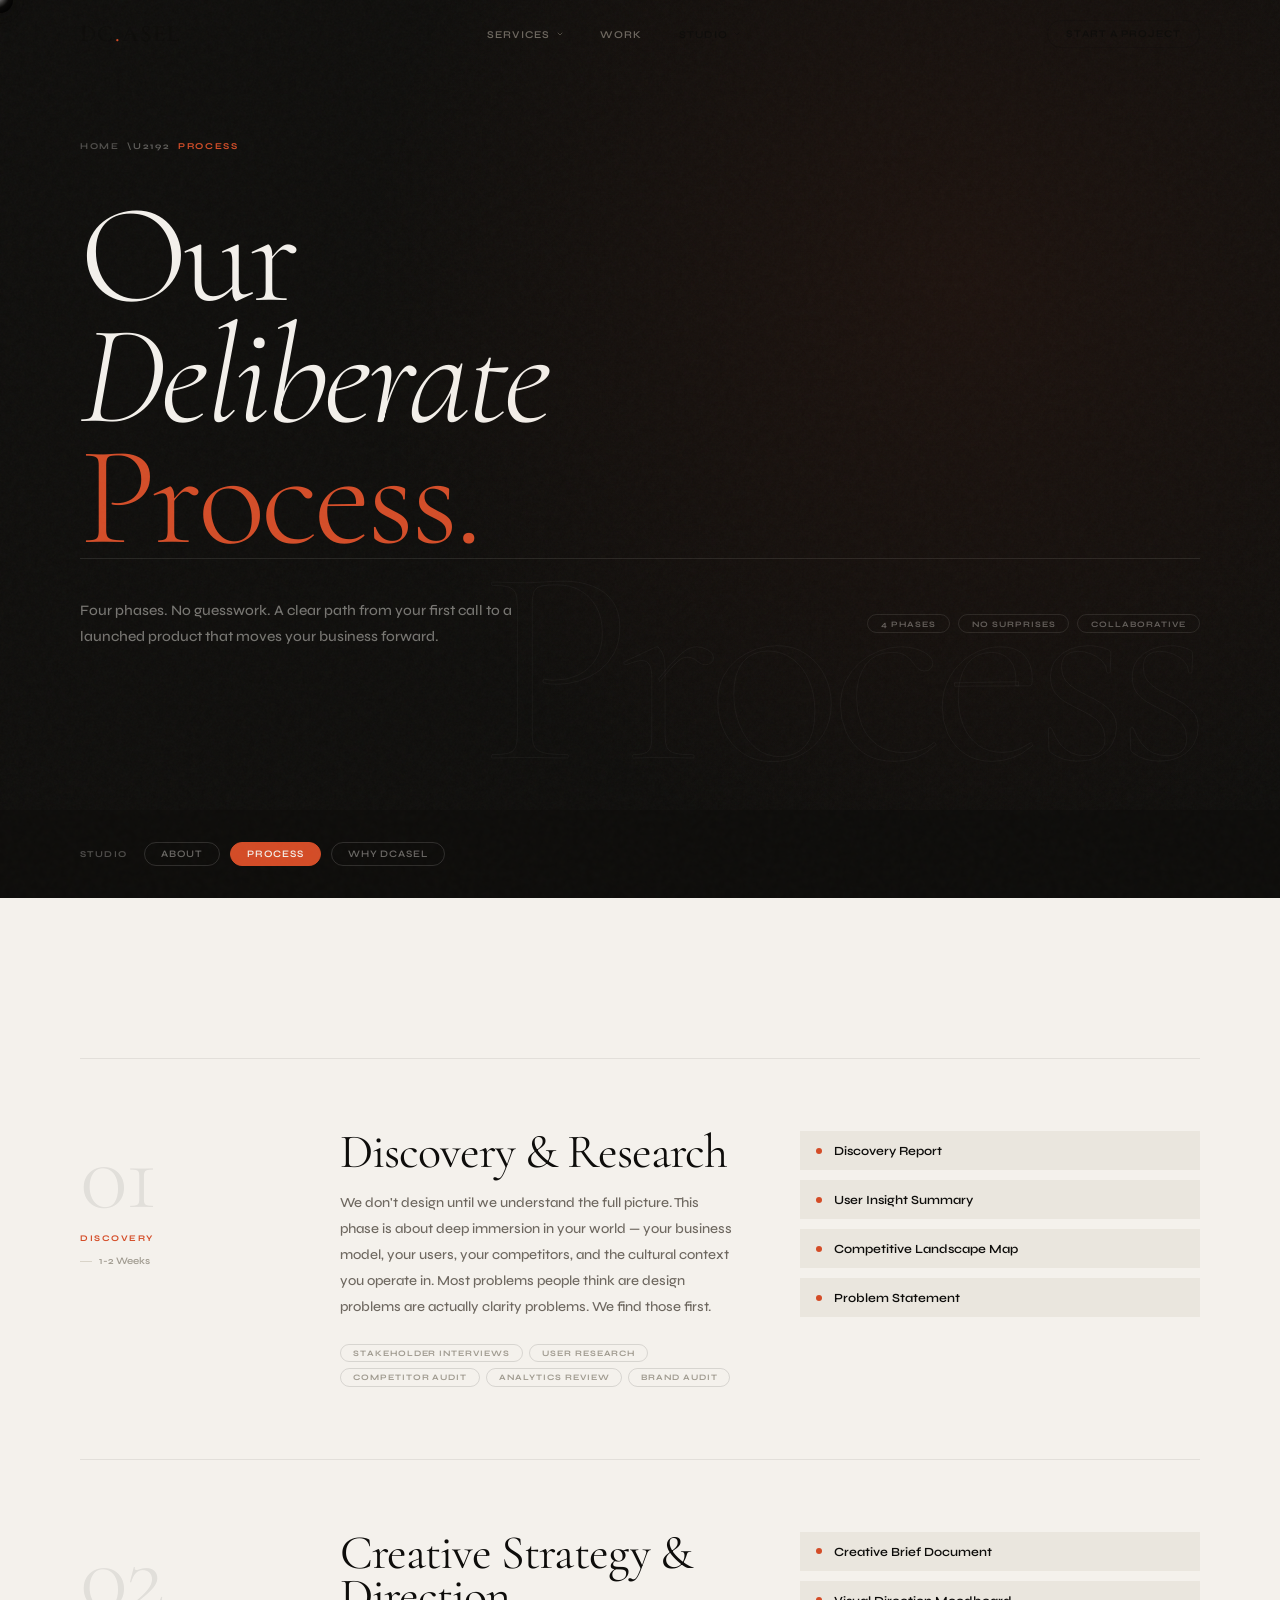
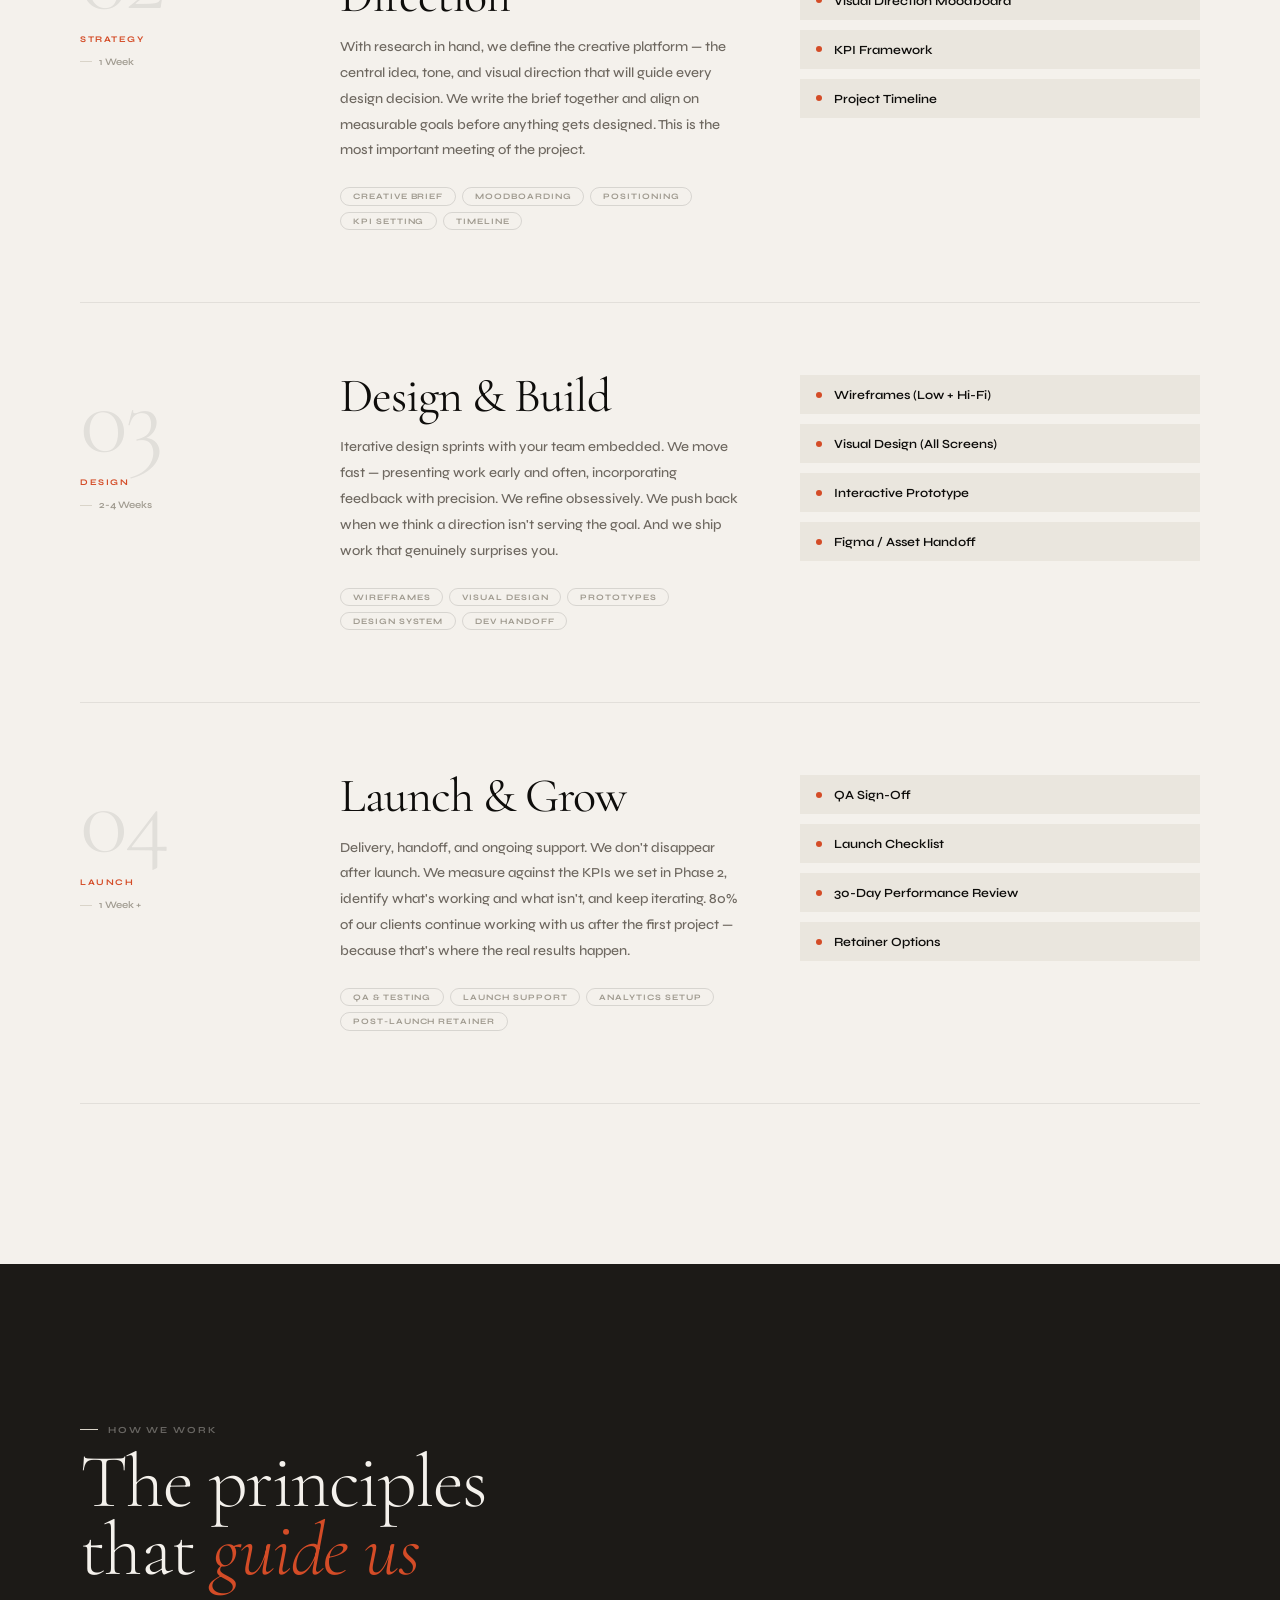
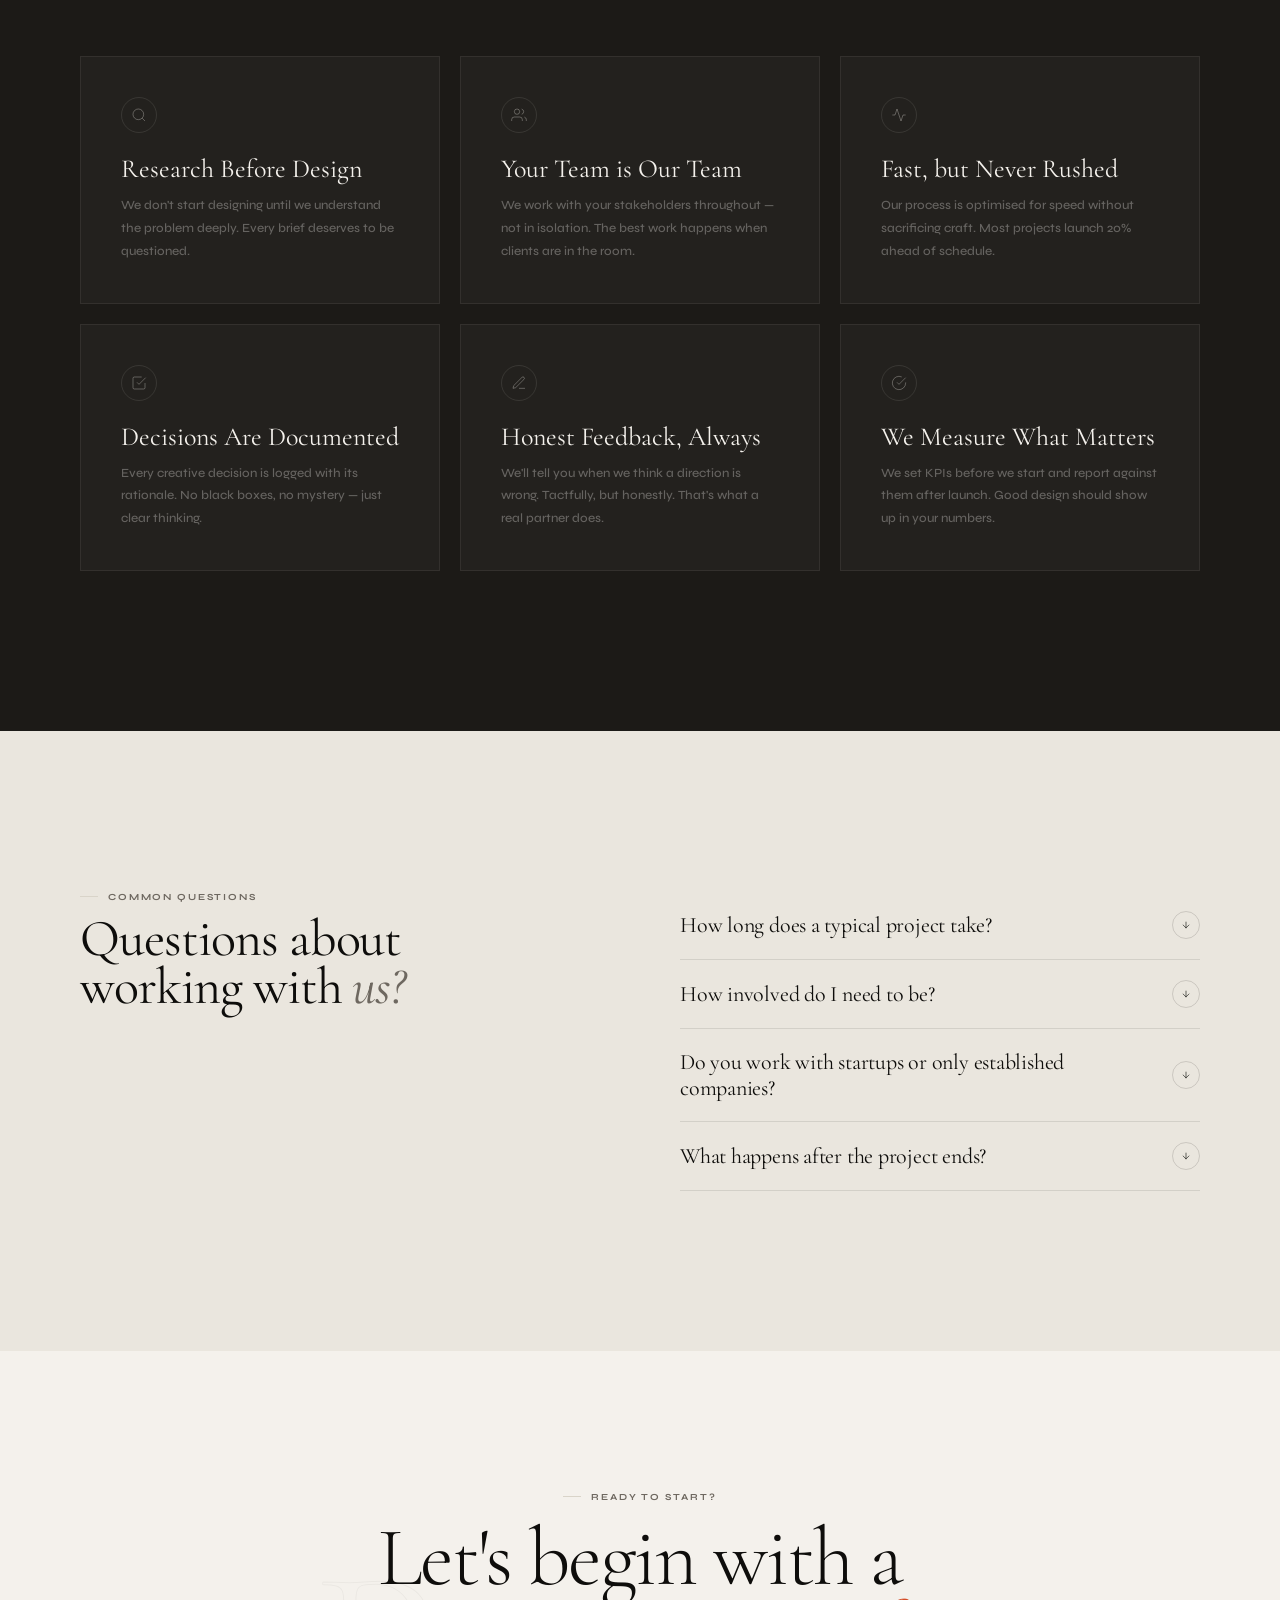
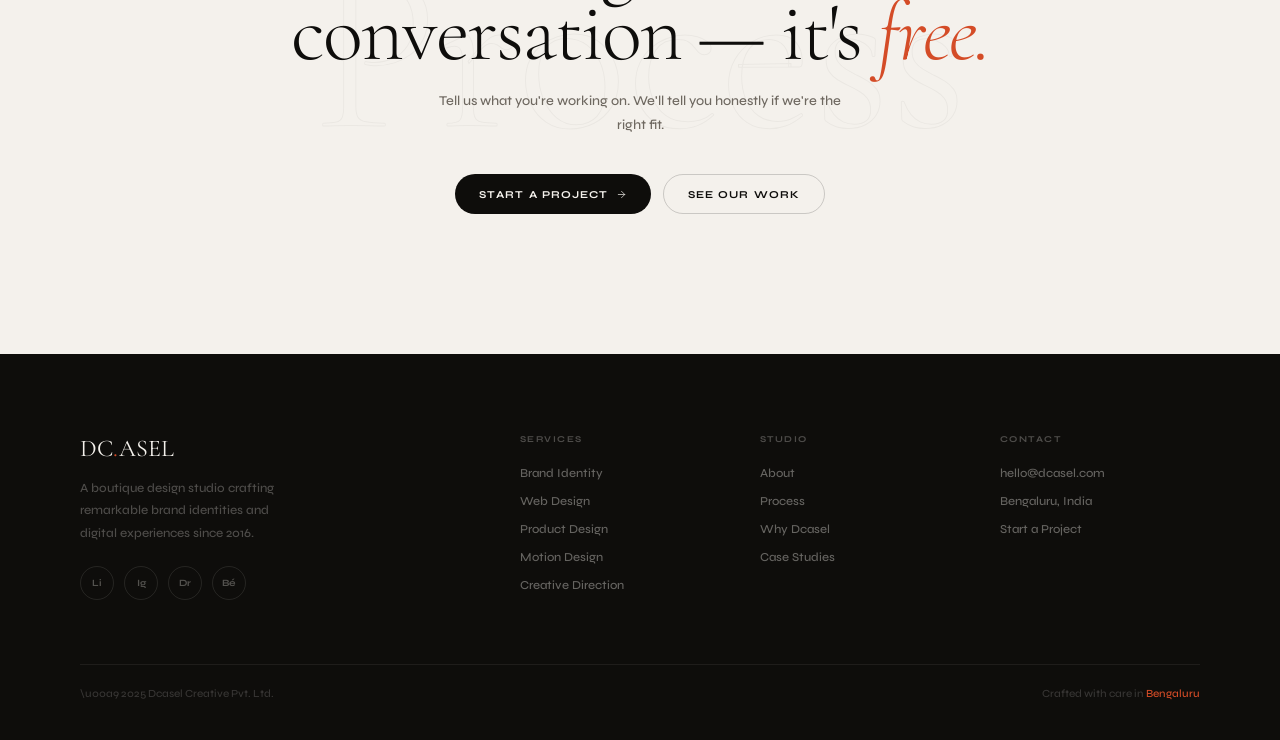
<file: process.html>
<!DOCTYPE html>
<html lang="en">
<head>
<meta charset="UTF-8">
<meta name="viewport" content="width=device-width, initial-scale=1.0">
<title>Our Process — Dcasel Studio</title>
<link rel="preconnect" href="https://fonts.googleapis.com">
<link rel="preconnect" href="https://fonts.gstatic.com" crossorigin>
<link href="https://fonts.googleapis.com/css2?family=Cormorant+Garamond:ital,wght@0,300;0,400;0,500;1,300;1,400;1,500&family=Syne:wght@500;600;700&display=swap" rel="stylesheet">
<style>

*,*::before,*::after{margin:0;padding:0;box-sizing:border-box;}
html{scroll-behavior:smooth;}
@media(pointer:fine){*{cursor:none;}}
:root{--bone:#f4f1ec;--off:#eae6de;--parchm:#d9d4c9;--mid:#a09b90;--muted:#6e6860;--ink:#0e0d0b;--dark:#141210;--charcoal:#1c1a17;--ember:#d44c27;--ease:cubic-bezier(0.22,1,0.36,1);--spring:cubic-bezier(0.34,1.56,0.64,1);--px:20px;--sy:80px;}
@media(min-width:480px){:root{--px:28px;}}
@media(min-width:768px){:root{--px:44px;--sy:110px;}}
@media(min-width:1024px){:root{--px:64px;--sy:140px;}}
@media(min-width:1280px){:root{--px:80px;--sy:160px;}}
body{font-family:'Syne',sans-serif;background:var(--bone);color:var(--ink);overflow-x:hidden;-webkit-font-smoothing:antialiased;}
img{display:block;max-width:100%;height:auto;}
a{color:inherit;text-decoration:none;}
button{font-family:inherit;}
#cur3,#curTrail{display:none;position:fixed;pointer-events:none;z-index:9999;transform:translate(-50%,-50%);}
@media(pointer:fine){#cur3{display:block;width:26px;height:26px;}#curTrail{display:block;width:48px;height:48px;border-radius:50%;border:1.5px solid rgba(14,13,11,.18);z-index:9998;}}
.c3s{width:26px;height:26px;border-radius:50%;background:radial-gradient(circle at 35% 30%,rgba(255,255,255,.95) 0%,rgba(255,255,255,.4) 22%,var(--ink) 55%,rgba(0,0,0,.88) 100%);box-shadow:inset -3px -3px 8px rgba(0,0,0,.5),0 4px 16px rgba(14,13,11,.3);position:relative;transition:width .32s,height .32s;}
.c3s::before{content:'';position:absolute;top:21%;left:24%;width:32%;height:22%;background:rgba(255,255,255,.55);border-radius:50%;transform:rotate(-35deg);filter:blur(2px);}
#cur3.hov .c3s{width:52px;height:52px;background:radial-gradient(circle at 35% 30%,rgba(255,255,255,.9) 0%,rgba(255,255,255,.35) 22%,var(--ember) 55%,rgba(100,20,0,.88) 100%);}
#prog{position:fixed;top:0;left:0;height:1px;width:100%;background:var(--ember);z-index:9999;transform:scaleX(0);transform-origin:left;}
.noise{position:fixed;inset:0;pointer-events:none;z-index:8000;opacity:.022;background-image:url("data:image/svg+xml,%3Csvg viewBox='0 0 200 200' xmlns='http://www.w3.org/2000/svg'%3E%3Cfilter id='n'%3E%3CfeTurbulence type='fractalNoise' baseFrequency='.65' numOctaves='3' stitchTiles='stitch'/%3E%3C/filter%3E%3Crect width='100%25' height='100%25' filter='url(%23n)'/%3E%3C/svg%3E");}
nav{position:fixed;inset:0 0 auto;z-index:500;height:60px;padding:0 var(--px);display:flex;align-items:center;justify-content:space-between;transition:background .45s;}
@media(min-width:768px){nav{height:68px;}}
nav.stuck{background:rgba(244,241,236,.93);backdrop-filter:blur(20px) saturate(160%);border-bottom:1px solid rgba(14,13,11,.07);}
.logo{font-family:'Cormorant Garamond',serif;font-size:1.45rem;font-weight:500;letter-spacing:.06em;color:var(--ink);}
.logo em{font-style:normal;color:var(--ember);}
.nav-links{display:none;align-items:center;gap:36px;}
@media(min-width:900px){.nav-links{display:flex;}}
.nav-item{position:relative;}
.nav-link{font-size:.65rem;font-weight:600;letter-spacing:.12em;text-transform:uppercase;color:var(--muted);transition:color .2s;display:flex;align-items:center;gap:5px;}
.nav-link:hover,.nav-link.active{color:var(--ink);}
.nav-chevron{width:8px;height:8px;flex-shrink:0;transition:transform .25s;}
.nav-item:hover .nav-chevron{transform:rotate(180deg);}
.nav-drop{position:absolute;top:calc(100% + 18px);left:50%;transform:translateX(-50%) translateY(-8px);background:var(--bone);border:1px solid rgba(14,13,11,.08);border-radius:4px;padding:8px;min-width:180px;opacity:0;pointer-events:none;transition:opacity .25s,transform .25s;box-shadow:0 16px 48px rgba(14,13,11,.1);}
.nav-item:hover .nav-drop{opacity:1;pointer-events:auto;transform:translateX(-50%) translateY(0);}
.nav-drop a{display:block;font-size:.65rem;font-weight:600;letter-spacing:.1em;text-transform:uppercase;color:var(--muted);padding:.6rem .85rem;border-radius:2px;transition:color .18s,background .18s;white-space:nowrap;}
.nav-drop a:hover{color:var(--ink);background:var(--off);}
.nav-drop a.active{color:var(--ember)!important;}
.drop-div{height:1px;background:rgba(14,13,11,.07);margin:4px 8px;}
.nav-cta{display:none;font-size:.64rem;font-weight:600;letter-spacing:.1em;text-transform:uppercase;padding:.42rem 1.15rem;border-radius:100px;border:1px solid rgba(14,13,11,.2);transition:background .22s,color .22s;}
.nav-cta:hover{background:var(--ink);color:var(--bone);}
@media(min-width:900px){.nav-cta{display:block;}}
.ham{display:flex;flex-direction:column;justify-content:center;gap:5px;background:none;border:none;padding:8px;margin-right:-8px;width:40px;height:40px;}
.ham span{display:block;width:22px;height:1.5px;background:var(--ink);border-radius:1px;transition:transform .32s,opacity .22s;}
.ham.open span:nth-child(1){transform:translateY(6.5px) rotate(45deg);}
.ham.open span:nth-child(2){opacity:0;}
.ham.open span:nth-child(3){transform:translateY(-6.5px) rotate(-45deg);}
@media(min-width:900px){.ham{display:none;}}
.mob{position:fixed;inset:0;z-index:490;background:var(--ink);display:flex;flex-direction:column;align-items:flex-start;justify-content:flex-end;padding:0 var(--px) clamp(40px,8vw,64px);transform:translateY(-100%);transition:transform .65s var(--ease);pointer-events:none;}
.mob.open{transform:translateY(0);pointer-events:auto;}
.mob-links{display:flex;flex-direction:column;gap:0;margin-bottom:40px;width:100%;}
.mob-links a{font-family:'Cormorant Garamond',serif;font-size:clamp(2rem,8.5vw,3.2rem);font-weight:300;font-style:italic;color:var(--bone);padding:11px 0;border-bottom:1px solid rgba(244,241,236,.07);opacity:0;transform:translateX(-18px);transition:opacity .48s var(--ease),transform .48s var(--ease);}
.mob.open .mob-links a{opacity:1;transform:translateX(0);}
.mob.open .mob-links a:nth-child(1){transition-delay:.07s;}
.mob.open .mob-links a:nth-child(2){transition-delay:.13s;}
.mob.open .mob-links a:nth-child(3){transition-delay:.19s;}
.mob.open .mob-links a:nth-child(4){transition-delay:.25s;}
.mob-links a:hover{color:var(--ember);}
.mob-btn{display:flex;align-items:center;justify-content:center;width:100%;padding:.95rem;background:var(--ember);border-radius:100px;color:var(--bone);font-size:.76rem;font-weight:700;letter-spacing:.1em;text-transform:uppercase;opacity:0;transform:translateY(10px);transition:opacity .38s .36s,transform .38s .36s;}
.mob.open .mob-btn{opacity:1;transform:translateY(0);}
.rev{opacity:0;transform:translateY(24px);transition:opacity .85s var(--ease),transform .85s var(--ease);}
.rev.vis{opacity:1;transform:none;}
.d1{transition-delay:.1s;}.d2{transition-delay:.2s;}.d3{transition-delay:.3s;}.d4{transition-delay:.4s;}.d5{transition-delay:.5s;}
.sec-tag{font-size:.58rem;font-weight:700;letter-spacing:.2em;text-transform:uppercase;color:var(--muted);display:flex;align-items:center;gap:10px;}
.sec-tag::before{content:'';width:18px;height:1px;background:var(--parchm);flex-shrink:0;}
.btn-p{display:inline-flex;align-items:center;gap:8px;font-size:.66rem;font-weight:700;letter-spacing:.1em;text-transform:uppercase;color:var(--bone);background:var(--ink);padding:.78rem 1.5rem;border-radius:100px;border:none;transition:transform .28s,box-shadow .28s;}
.btn-p:hover{transform:translateY(-2px);box-shadow:0 10px 36px rgba(14,13,11,.18);}
.btn-p svg{width:11px;height:11px;stroke:var(--bone);fill:none;flex-shrink:0;}
.btn-o{display:inline-flex;align-items:center;gap:8px;font-size:.66rem;font-weight:700;letter-spacing:.1em;text-transform:uppercase;color:var(--ink);padding:.78rem 1.5rem;border-radius:100px;border:1px solid rgba(14,13,11,.18);transition:background .22s;}
.btn-o:hover{background:var(--off);}

/* STUDIO NAV STRIP */
.studio-strip{padding:clamp(20px,3vw,32px) var(--px);background:var(--ink);display:flex;flex-wrap:wrap;gap:10px;align-items:center;}
.studio-strip-label{font-size:.56rem;font-weight:700;letter-spacing:.16em;text-transform:uppercase;color:rgba(244,241,236,.28);margin-right:6px;}
.studio-chip{display:inline-flex;font-size:.62rem;font-weight:600;letter-spacing:.1em;text-transform:uppercase;padding:.32rem 1rem;border-radius:100px;border:1px solid rgba(244,241,236,.14);color:rgba(244,241,236,.4);transition:background .22s,border-color .22s,color .22s;}
.studio-chip:hover{border-color:rgba(244,241,236,.3);color:var(--bone);}
.studio-chip.current{background:var(--ember);border-color:var(--ember);color:var(--bone);}

/* ABOUT HERO */
.ab-hero{min-height:92svh;background:var(--ink);position:relative;overflow:hidden;display:flex;flex-direction:column;justify-content:flex-end;padding:0 var(--px) var(--sy);}
.ab-hero::before{content:'';position:absolute;inset:0;background:radial-gradient(circle at 72% 40%,rgba(212,76,39,.06) 0%,transparent 55%),radial-gradient(circle at 18% 75%,rgba(212,76,39,.04) 0%,transparent 45%);pointer-events:none;}
.ab-grain{position:absolute;inset:0;pointer-events:none;opacity:.03;background-image:url("data:image/svg+xml,%3Csvg viewBox='0 0 512 512' xmlns='http://www.w3.org/2000/svg'%3E%3Cfilter id='ng'%3E%3CfeTurbulence type='fractalNoise' baseFrequency='.75' numOctaves='4' stitchTiles='stitch'/%3E%3C/filter%3E%3Crect width='100%25' height='100%25' filter='url(%23ng)'/%3E%3C/svg%3E");}
.ab-bg-word{position:absolute;right:var(--px);bottom:0;font-family:'Cormorant Garamond',serif;font-size:clamp(100px,22vw,300px);font-weight:300;color:transparent;-webkit-text-stroke:1px rgba(244,241,236,.04);pointer-events:none;user-select:none;line-height:1;letter-spacing:-.04em;}
.ab-breadcrumb{font-size:.56rem;font-weight:700;letter-spacing:.18em;text-transform:uppercase;color:rgba(244,241,236,.35);display:flex;align-items:center;gap:8px;margin-bottom:clamp(28px,4vw,44px);opacity:0;transform:translateY(12px);transition:opacity .7s .2s,transform .7s .2s;}
.ab-breadcrumb.vis{opacity:1;transform:none;}
.ab-breadcrumb a{color:rgba(244,241,236,.28);transition:color .2s;}
.ab-breadcrumb a:hover{color:rgba(244,241,236,.7);}
.ab-breadcrumb span.cur{color:var(--ember);}
.ab-h1{font-family:'Cormorant Garamond',serif;font-size:clamp(52px,11vw,148px);font-weight:300;line-height:.86;letter-spacing:-.025em;overflow:hidden;}
.ab-h1 .aline{display:block;color:var(--bone);opacity:0;transform:translateY(100%);transition:opacity .9s var(--ease),transform .9s var(--ease);}
.ab-h1 .aline.vis{opacity:1;transform:none;}
.ab-h1 .it{font-style:italic;}
.ab-h1 .em{color:var(--ember);}
.ab-hero-foot{padding-top:clamp(24px,3vw,40px);border-top:1px solid rgba(244,241,236,.1);display:flex;flex-wrap:wrap;gap:24px;align-items:center;justify-content:space-between;opacity:0;transform:translateY(16px);transition:opacity .85s .9s,transform .85s .9s;}
.ab-hero-foot.vis{opacity:1;transform:none;}
.ab-tagline{font-size:.9rem;font-weight:500;line-height:1.82;color:rgba(244,241,236,.45);max-width:52ch;}
.ab-badges{display:flex;gap:8px;flex-wrap:wrap;}
.ab-badge{font-size:.52rem;font-weight:700;letter-spacing:.12em;text-transform:uppercase;color:rgba(244,241,236,.35);padding:.22rem .8rem;border:1px solid rgba(244,241,236,.1);border-radius:100px;}

/* MANIFESTO */
.manifesto{padding:var(--sy) var(--px);background:var(--bone);}
.mani-grid{display:grid;grid-template-columns:1fr;gap:60px;}
@media(min-width:860px){.mani-grid{grid-template-columns:1fr 1fr;gap:80px;align-items:start;}}
.mani-heading{font-family:'Cormorant Garamond',serif;font-size:clamp(28px,4.5vw,56px);font-weight:400;line-height:.92;letter-spacing:-.02em;margin-top:12px;}
.mani-heading em{font-style:italic;color:var(--ember);}
.mani-body{font-size:.86rem;font-weight:500;line-height:1.9;color:var(--muted);}
.mani-body p+p{margin-top:16px;}
.mani-quote{margin-top:32px;padding:28px 28px 28px 20px;border-left:3px solid var(--ember);background:var(--off);}
.mani-quote p{font-family:'Cormorant Garamond',serif;font-size:clamp(1rem,1.8vw,1.35rem);font-style:italic;line-height:1.5;color:var(--ink);margin-bottom:10px;}
.mani-quote cite{font-size:.6rem;font-weight:700;letter-spacing:.12em;text-transform:uppercase;color:var(--ember);}

/* STATS BAND */
.stats-band{background:var(--off);border-top:1px solid rgba(14,13,11,.08);border-bottom:1px solid rgba(14,13,11,.08);}
.stats-grid{display:grid;grid-template-columns:repeat(2,1fr);}
@media(min-width:640px){.stats-grid{grid-template-columns:repeat(4,1fr);}}
.stat-cell{padding:clamp(32px,5vw,56px) clamp(20px,3vw,40px);border-right:1px solid rgba(14,13,11,.08);position:relative;overflow:hidden;}
.stat-cell:last-child{border-right:none;}
@media(max-width:639px){.stat-cell:nth-child(2n){border-right:none;}.stat-cell:nth-child(n+3){border-top:1px solid rgba(14,13,11,.08);}}
.stat-n{font-family:'Cormorant Garamond',serif;font-size:clamp(42px,7vw,80px);font-weight:300;line-height:.9;letter-spacing:-.03em;color:var(--ink);display:flex;align-items:baseline;gap:.06em;}
.stat-plus{font-size:.45em;color:var(--ember);font-weight:400;}
.stat-label{font-size:.66rem;font-weight:600;letter-spacing:.1em;text-transform:uppercase;color:var(--muted);margin-top:12px;}

/* FOUNDER */
.founder{padding:var(--sy) var(--px);background:var(--ink);position:relative;overflow:hidden;}
.founder::before{content:'';position:absolute;inset:0;background:radial-gradient(circle at 80% 50%,rgba(212,76,39,.05) 0%,transparent 55%);pointer-events:none;}
.founder-grid{display:grid;grid-template-columns:1fr;gap:clamp(48px,6vw,72px);}
@media(min-width:860px){.founder-grid{grid-template-columns:1fr 1fr;gap:80px;align-items:start;}}
.founder-label{font-size:.58rem;font-weight:700;letter-spacing:.2em;text-transform:uppercase;color:rgba(244,241,236,.32);display:flex;align-items:center;gap:10px;}
.founder-label::before{content:'';width:18px;height:1px;background:rgba(244,241,236,.14);flex-shrink:0;}
.founder-name{font-family:'Cormorant Garamond',serif;font-size:clamp(36px,6vw,72px);font-weight:300;color:var(--bone);line-height:.9;letter-spacing:-.02em;margin-top:12px;margin-bottom:4px;}
.founder-role{font-size:.72rem;font-weight:600;letter-spacing:.1em;text-transform:uppercase;color:var(--ember);margin-bottom:32px;}
.founder-body p{font-size:.86rem;font-weight:500;line-height:1.9;color:rgba(244,241,236,.42);margin-bottom:16px;}
.founder-body p:last-child{margin-bottom:0;}
.founder-quote{padding:28px 28px 28px 20px;border-left:3px solid var(--ember);background:rgba(244,241,236,.03);margin-top:28px;}
.founder-quote p{font-family:'Cormorant Garamond',serif;font-size:clamp(1rem,1.6vw,1.2rem);font-style:italic;line-height:1.5;color:var(--bone);margin-bottom:8px;}
.founder-quote cite{font-size:.6rem;font-weight:700;letter-spacing:.1em;text-transform:uppercase;color:var(--ember);}
.founder-right{}
.founder-img-block{position:relative;aspect-ratio:3/4;overflow:hidden;background:var(--charcoal);}
.founder-img-block img{width:100%;height:100%;object-fit:cover;filter:brightness(.75) grayscale(15%);transition:filter .8s;}
.founder-img-block:hover img{filter:brightness(.85) grayscale(0%);}
.founder-caption{display:flex;align-items:center;gap:14px;margin-top:20px;padding:16px 20px;background:rgba(244,241,236,.04);border:1px solid rgba(244,241,236,.08);}
.founder-av{width:40px;height:40px;border-radius:50%;background:var(--ember);display:flex;align-items:center;justify-content:center;font-family:'Cormorant Garamond',serif;font-size:1.1rem;color:var(--bone);flex-shrink:0;}
.founder-cap-n{font-size:.8rem;font-weight:700;color:var(--bone);}
.founder-cap-r{font-size:.6rem;color:rgba(244,241,236,.32);margin-top:2px;font-weight:500;}

/* VALUES */
.values{padding:var(--sy) var(--px);background:var(--charcoal);}
.values-hd{margin-bottom:clamp(48px,6vw,72px);}
.values-title{font-family:'Cormorant Garamond',serif;font-size:clamp(32px,6vw,76px);font-weight:300;color:var(--bone);line-height:.9;letter-spacing:-.02em;margin-top:12px;}
.values-title em{font-style:italic;color:var(--ember);}
.values-grid{display:grid;grid-template-columns:1fr;gap:0;border-top:1px solid rgba(244,241,236,.07);}
@media(min-width:768px){.values-grid{grid-template-columns:1fr 1fr;}}
.val-item{padding:clamp(28px,4vw,44px) 0;border-bottom:1px solid rgba(244,241,236,.07);transition:padding-left .32s var(--ease);}
@media(min-width:768px){.val-item{padding:clamp(28px,4vw,44px) clamp(20px,3vw,40px);border-right:1px solid rgba(244,241,236,.07);border-bottom:none;}.val-item:nth-child(n+3){border-top:1px solid rgba(244,241,236,.07);}.val-item:nth-child(2n){border-right:none;}}
.val-item:hover{padding-left:12px;}
@media(min-width:768px){.val-item:hover{padding-left:clamp(28px,3vw,48px);}}
.val-n{font-size:.54rem;font-weight:700;letter-spacing:.16em;text-transform:uppercase;color:rgba(244,241,236,.2);margin-bottom:14px;}
.val-title{font-family:'Cormorant Garamond',serif;font-size:clamp(22px,3vw,34px);font-weight:400;color:var(--bone);letter-spacing:-.01em;margin-bottom:10px;transition:color .28s;}
.val-item:hover .val-title{color:var(--ember);}
.val-body{font-size:.8rem;font-weight:500;line-height:1.82;color:rgba(244,241,236,.35);max-width:38ch;}

/* TEAM */
.team{padding:var(--sy) var(--px);background:var(--off);}
.team-hd{margin-bottom:clamp(40px,5vw,64px);}
.team-title{font-family:'Cormorant Garamond',serif;font-size:clamp(30px,5vw,60px);font-weight:400;line-height:.9;letter-spacing:-.02em;margin-top:12px;}
.team-title em{font-style:italic;color:var(--muted);}
.team-grid{display:grid;grid-template-columns:repeat(2,1fr);gap:20px;}
@media(min-width:640px){.team-grid{grid-template-columns:repeat(3,1fr);}}
@media(min-width:1024px){.team-grid{grid-template-columns:repeat(4,1fr);}}
.team-card{background:var(--bone);overflow:hidden;transition:transform .38s var(--ease);}
.team-card:hover{transform:translateY(-4px);}
.team-photo{aspect-ratio:3/4;overflow:hidden;background:var(--parchm);}
.team-photo img{width:100%;height:100%;object-fit:cover;filter:grayscale(15%);transition:filter .6s,transform .8s;}
.team-card:hover .team-photo img{filter:grayscale(0%);transform:scale(1.04);}
.team-info{padding:18px 16px 16px;}
.team-name{font-family:'Cormorant Garamond',serif;font-size:1.15rem;font-weight:400;letter-spacing:-.01em;margin-bottom:4px;}
.team-role{font-size:.58rem;font-weight:700;letter-spacing:.12em;text-transform:uppercase;color:var(--muted);}

/* CTA */
.cta-band{padding:clamp(80px,12vw,140px) var(--px);background:var(--bone);text-align:center;position:relative;overflow:hidden;}
.cta-band-bg{position:absolute;top:50%;left:50%;transform:translate(-50%,-50%);font-family:'Cormorant Garamond',serif;font-size:clamp(80px,18vw,240px);font-weight:300;color:transparent;-webkit-text-stroke:1px rgba(14,13,11,.04);white-space:nowrap;pointer-events:none;user-select:none;}
.cta-band-inner{position:relative;z-index:1;}
.cta-band-title{font-family:'Cormorant Garamond',serif;font-size:clamp(32px,6.5vw,88px);font-weight:300;line-height:.9;letter-spacing:-.025em;margin-top:18px;margin-bottom:18px;}
.cta-band-title em{font-style:italic;color:var(--ember);}
.cta-band-sub{font-size:.84rem;font-weight:500;line-height:1.85;color:var(--muted);max-width:46ch;margin:0 auto 36px;}
.cta-btns{display:flex;gap:12px;justify-content:center;flex-wrap:wrap;}

/* FOOTER */
footer{background:var(--ink);padding:clamp(60px,8vw,80px) var(--px) clamp(28px,4vw,40px);}
.ft-g{display:grid;grid-template-columns:1fr 1fr;gap:40px;margin-bottom:clamp(48px,7vw,64px);}
@media(min-width:960px){.ft-g{grid-template-columns:2fr 1fr 1fr 1fr;}}
.ft-logo{font-family:'Cormorant Garamond',serif;font-size:1.5rem;font-weight:400;color:var(--bone);display:block;margin-bottom:14px;}
.ft-logo em{font-style:normal;color:var(--ember);}
.ft-desc{font-size:.78rem;font-weight:500;line-height:1.78;color:rgba(244,241,236,.28);max-width:28ch;margin-bottom:22px;}
.ft-socs{display:flex;gap:10px;}
.ft-soc{width:34px;height:34px;border-radius:50%;border:1px solid rgba(244,241,236,.1);display:flex;align-items:center;justify-content:center;font-size:.6rem;font-weight:700;color:rgba(244,241,236,.3);transition:border-color .22s,color .22s;}
.ft-soc:hover{border-color:var(--ember);color:var(--ember);}
.ft-col h4{font-size:.56rem;font-weight:700;letter-spacing:.16em;text-transform:uppercase;color:rgba(244,241,236,.28);margin-bottom:18px;}
.ft-col ul{list-style:none;display:flex;flex-direction:column;gap:9px;}
.ft-col a{font-size:.76rem;font-weight:500;color:rgba(244,241,236,.38);transition:color .2s;}
.ft-col a:hover{color:var(--bone);}
.ft-bot{padding-top:22px;border-top:1px solid rgba(244,241,236,.07);display:flex;flex-direction:column;gap:6px;}
@media(min-width:600px){.ft-bot{flex-direction:row;justify-content:space-between;align-items:center;}}
.ft-copy,.ft-made{font-size:.68rem;font-weight:500;color:rgba(244,241,236,.18);}
.ft-made em{font-style:normal;color:var(--ember);}


/* PROCESS-SPECIFIC STYLES */
.proc-hero{min-height:90svh;background:var(--ink);position:relative;overflow:hidden;display:flex;flex-direction:column;justify-content:flex-end;padding:0 var(--px) var(--sy);}
.proc-hero::before{content:'';position:absolute;inset:0;background:radial-gradient(circle at 75% 35%,rgba(212,76,39,.07) 0%,transparent 55%);pointer-events:none;}
.proc-grain{position:absolute;inset:0;pointer-events:none;opacity:.03;background-image:url("data:image/svg+xml,%3Csvg viewBox='0 0 512 512' xmlns='http://www.w3.org/2000/svg'%3E%3Cfilter id='ng'%3E%3CfeTurbulence type='fractalNoise' baseFrequency='.75' numOctaves='4' stitchTiles='stitch'/%3E%3C/filter%3E%3Crect width='100%25' height='100%25' filter='url(%23ng)'/%3E%3C/svg%3E");}
.proc-bg-num{position:absolute;right:var(--px);bottom:0;font-family:'Cormorant Garamond',serif;font-size:clamp(120px,22vw,320px);font-weight:300;color:transparent;-webkit-text-stroke:1px rgba(244,241,236,.04);pointer-events:none;user-select:none;line-height:1;letter-spacing:-.04em;}
.proc-bc{font-size:.56rem;font-weight:700;letter-spacing:.18em;text-transform:uppercase;color:rgba(244,241,236,.35);display:flex;align-items:center;gap:8px;margin-bottom:clamp(28px,4vw,44px);opacity:0;transform:translateY(12px);transition:opacity .7s .2s,transform .7s .2s;}
.proc-bc.vis{opacity:1;transform:none;}
.proc-bc a{color:rgba(244,241,236,.28);transition:color .2s;}
.proc-bc a:hover{color:rgba(244,241,236,.7);}
.proc-bc .cur{color:var(--ember);}
.proc-h1{font-family:'Cormorant Garamond',serif;font-size:clamp(52px,11vw,148px);font-weight:300;line-height:.86;letter-spacing:-.025em;}
.proc-h1 .pl{display:block;color:var(--bone);opacity:0;transform:translateY(100%);transition:opacity .9s var(--ease),transform .9s var(--ease);}
.proc-h1 .pl.vis{opacity:1;transform:none;}
.proc-h1 .it{font-style:italic;}
.proc-h1 .em{color:var(--ember);}
.proc-hero-foot{padding-top:clamp(24px,3vw,40px);border-top:1px solid rgba(244,241,236,.1);display:flex;flex-wrap:wrap;gap:24px;align-items:center;justify-content:space-between;opacity:0;transform:translateY(16px);transition:opacity .85s .9s,transform .85s .9s;}
.proc-hero-foot.vis{opacity:1;transform:none;}
.proc-tagline{font-size:.9rem;font-weight:500;line-height:1.82;color:rgba(244,241,236,.45);max-width:52ch;}
.proc-pill{font-size:.52rem;font-weight:700;letter-spacing:.12em;text-transform:uppercase;color:rgba(244,241,236,.35);padding:.22rem .8rem;border:1px solid rgba(244,241,236,.1);border-radius:100px;}

/* PHASE TIMELINE */
.phases{padding:var(--sy) var(--px);background:var(--bone);}
.phase-item{display:grid;grid-template-columns:1fr;gap:40px;padding:clamp(48px,6vw,72px) 0;border-top:1px solid rgba(14,13,11,.08);}
@media(min-width:860px){.phase-item{grid-template-columns:200px 1fr 1fr;gap:60px;align-items:start;}}
.phase-item:last-child{border-bottom:1px solid rgba(14,13,11,.08);}
.phase-left{display:flex;flex-direction:column;gap:12px;}
.phase-n{font-family:'Cormorant Garamond',serif;font-size:clamp(60px,8vw,100px);font-weight:300;line-height:.9;color:rgba(14,13,11,.08);letter-spacing:-.03em;transition:color .45s var(--ease);}
.phase-item:hover .phase-n{color:var(--ember);}
.phase-label{font-size:.54rem;font-weight:700;letter-spacing:.18em;text-transform:uppercase;color:var(--ember);}
.phase-duration{font-size:.62rem;font-weight:600;color:var(--mid);display:flex;align-items:center;gap:7px;}
.phase-duration::before{content:'';width:12px;height:1px;background:var(--parchm);}
.phase-title{font-family:'Cormorant Garamond',serif;font-size:clamp(28px,4vw,48px);font-weight:400;line-height:.9;letter-spacing:-.02em;margin-bottom:16px;transition:color .28s;}
.phase-item:hover .phase-title{color:var(--ember);}
.phase-desc{font-size:.86rem;font-weight:500;line-height:1.88;color:var(--muted);margin-bottom:24px;}
.phase-chips{display:flex;flex-wrap:wrap;gap:6px;}
.phase-chip{font-size:.52rem;font-weight:700;letter-spacing:.12em;text-transform:uppercase;color:var(--mid);padding:.2rem .72rem;border:1px solid rgba(14,13,11,.12);border-radius:100px;transition:border-color .28s,color .28s;}
.phase-item:hover .phase-chip{border-color:rgba(212,76,39,.28);color:var(--ember);}
.phase-right{}
.phase-outcomes{display:flex;flex-direction:column;gap:10px;}
.phase-out{display:flex;align-items:center;gap:12px;padding:12px 16px;background:var(--off);transition:background .28s,transform .28s var(--ease);}
.phase-item:hover .phase-out{background:var(--bone);}
.phase-out:hover{transform:translateX(6px);}
.phase-out-dot{width:6px;height:6px;border-radius:50%;background:var(--ember);flex-shrink:0;}
.phase-out-txt{font-size:.78rem;font-weight:600;color:var(--ink);}

/* PRINCIPLES */
.principles{padding:var(--sy) var(--px);background:var(--charcoal);}
.princ-hd{margin-bottom:clamp(48px,6vw,72px);}
.princ-title{font-family:'Cormorant Garamond',serif;font-size:clamp(32px,6vw,76px);font-weight:300;color:var(--bone);line-height:.9;letter-spacing:-.02em;margin-top:12px;}
.princ-title em{font-style:italic;color:var(--ember);}
.princ-grid{display:grid;grid-template-columns:1fr;gap:20px;}
@media(min-width:640px){.princ-grid{grid-template-columns:1fr 1fr;}}
@media(min-width:1024px){.princ-grid{grid-template-columns:repeat(3,1fr);}}
.princ-card{padding:clamp(28px,3.5vw,40px);background:rgba(244,241,236,.03);border:1px solid rgba(244,241,236,.07);transition:border-color .32s,background .32s;}
.princ-card:hover{border-color:rgba(212,76,39,.25);background:rgba(212,76,39,.04);}
.princ-icon{width:36px;height:36px;display:flex;align-items:center;justify-content:center;border:1px solid rgba(244,241,236,.1);border-radius:50%;margin-bottom:20px;transition:border-color .28s;}
.princ-icon svg{width:16px;height:16px;stroke:rgba(244,241,236,.35);fill:none;stroke-width:1.3;transition:stroke .28s;}
.princ-card:hover .princ-icon{border-color:var(--ember);}
.princ-card:hover .princ-icon svg{stroke:var(--ember);}
.princ-title-sm{font-family:'Cormorant Garamond',serif;font-size:clamp(18px,2.2vw,26px);font-weight:400;color:var(--bone);margin-bottom:10px;transition:color .28s;}
.princ-card:hover .princ-title-sm{color:var(--ember);}
.princ-body{font-size:.78rem;font-weight:500;line-height:1.82;color:rgba(244,241,236,.32);}

/* FAQ */
.faq{padding:var(--sy) var(--px);background:var(--off);}
.faq-grid{display:grid;grid-template-columns:1fr;gap:48px;}
@media(min-width:860px){.faq-grid{grid-template-columns:1fr 1fr;gap:80px;}}
.faq-title{font-family:'Cormorant Garamond',serif;font-size:clamp(28px,4.5vw,52px);font-weight:400;line-height:.92;letter-spacing:-.02em;margin-top:12px;}
.faq-title em{font-style:italic;color:var(--muted);}
.faq-list{display:flex;flex-direction:column;}
.faq-item{border-bottom:1px solid rgba(14,13,11,.1);}
.faq-q{display:flex;justify-content:space-between;align-items:center;padding:20px 0;gap:16px;cursor:pointer;}
.faq-q-txt{font-family:'Cormorant Garamond',serif;font-size:clamp(16px,1.8vw,22px);font-weight:400;letter-spacing:-.01em;transition:color .22s;}
.faq-item.open .faq-q-txt{color:var(--ember);}
.faq-icon{width:28px;height:28px;border-radius:50%;border:1px solid rgba(14,13,11,.14);display:flex;align-items:center;justify-content:center;flex-shrink:0;transition:background .22s,transform .38s var(--spring);}
.faq-item.open .faq-icon{background:var(--ember);border-color:var(--ember);transform:rotate(45deg);}
.faq-icon svg{width:10px;height:10px;stroke:var(--ink);fill:none;transition:stroke .22s;}
.faq-item.open .faq-icon svg{stroke:var(--bone);}
.faq-a{max-height:0;overflow:hidden;transition:max-height .5s var(--ease);}
.faq-item.open .faq-a{max-height:200px;}
.faq-a-txt{font-size:.82rem;font-weight:500;line-height:1.85;color:var(--muted);padding:0 0 20px;}

/* CTA & FOOTER reused from above */
.cta-band{padding:clamp(80px,12vw,140px) var(--px);background:var(--bone);text-align:center;position:relative;overflow:hidden;}
.cta-band-bg{position:absolute;top:50%;left:50%;transform:translate(-50%,-50%);font-family:'Cormorant Garamond',serif;font-size:clamp(80px,18vw,240px);font-weight:300;color:transparent;-webkit-text-stroke:1px rgba(14,13,11,.04);white-space:nowrap;pointer-events:none;user-select:none;}
.cta-band-inner{position:relative;z-index:1;}
.cta-band-title{font-family:'Cormorant Garamond',serif;font-size:clamp(32px,6.5vw,88px);font-weight:300;line-height:.9;letter-spacing:-.025em;margin-top:18px;margin-bottom:18px;}
.cta-band-title em{font-style:italic;color:var(--ember);}
.cta-band-sub{font-size:.84rem;font-weight:500;line-height:1.85;color:var(--muted);max-width:46ch;margin:0 auto 36px;}
.cta-btns{display:flex;gap:12px;justify-content:center;flex-wrap:wrap;}
footer{background:var(--ink);padding:clamp(60px,8vw,80px) var(--px) clamp(28px,4vw,40px);}
.ft-g{display:grid;grid-template-columns:1fr 1fr;gap:40px;margin-bottom:clamp(48px,7vw,64px);}
@media(min-width:960px){.ft-g{grid-template-columns:2fr 1fr 1fr 1fr;}}
.ft-logo{font-family:'Cormorant Garamond',serif;font-size:1.5rem;font-weight:400;color:var(--bone);display:block;margin-bottom:14px;}
.ft-logo em{font-style:normal;color:var(--ember);}
.ft-desc{font-size:.78rem;font-weight:500;line-height:1.78;color:rgba(244,241,236,.28);max-width:28ch;margin-bottom:22px;}
.ft-socs{display:flex;gap:10px;}
.ft-soc{width:34px;height:34px;border-radius:50%;border:1px solid rgba(244,241,236,.1);display:flex;align-items:center;justify-content:center;font-size:.6rem;font-weight:700;color:rgba(244,241,236,.3);transition:border-color .22s,color .22s;}
.ft-soc:hover{border-color:var(--ember);color:var(--ember);}
.ft-col h4{font-size:.56rem;font-weight:700;letter-spacing:.16em;text-transform:uppercase;color:rgba(244,241,236,.28);margin-bottom:18px;}
.ft-col ul{list-style:none;display:flex;flex-direction:column;gap:9px;}
.ft-col a{font-size:.76rem;font-weight:500;color:rgba(244,241,236,.38);transition:color .2s;}
.ft-col a:hover{color:var(--bone);}
.ft-bot{padding-top:22px;border-top:1px solid rgba(244,241,236,.07);display:flex;flex-direction:column;gap:6px;}
@media(min-width:600px){.ft-bot{flex-direction:row;justify-content:space-between;align-items:center;}}
.ft-copy,.ft-made{font-size:.68rem;font-weight:500;color:rgba(244,241,236,.18);}
.ft-made em{font-style:normal;color:var(--ember);}

/* ── NAV & HERO FIXES ── */
:root{--nav-h:68px;}
@media(max-width:767px){:root{--nav-h:60px;}}

/* Fix submenu: bridge gap between link and dropdown so mouse doesn't lose hover */
.nav-item::after{
  content:'';position:absolute;
  top:100%;left:0;right:0;
  height:20px; /* bridges the gap */
  background:transparent;
}
.nav-drop{
  top:calc(100% + 1px); /* reduced gap, relies on ::after for bridge */
}
/* Ensure dropdown is above everything */
.nav-item:hover .nav-drop{
  pointer-events:auto;
  z-index:600;
}
.nav-drop a{
  pointer-events:auto;
  cursor:pointer;
}

/* ── Hero spacing fix: always leave room for fixed nav ── */
.pg-hero{padding-top:calc(var(--nav-h) + 24px);}
#hero{padding-top:var(--nav-h);}
.cs-hero{padding-top:var(--nav-h);}
.post-layout{padding-top:0;}

/* ── Fix TOC sidebar top offset in case-study ── */
.post-toc{top:var(--nav-h) !important;height:calc(100vh - var(--nav-h)) !important;}

/* ── "View" label: keep it but move it away from nav area ── */
#curLbl{
  position:fixed !important;
  top:auto !important;
  pointer-events:none;
  z-index:9996;
  font-size:.56rem;
  font-weight:700;
  letter-spacing:.12em;
  text-transform:uppercase;
  color:var(--ink);
  background:var(--bone);
  border:1px solid rgba(14,13,11,.1);
  padding:.28rem .7rem;
  border-radius:100px;
  white-space:nowrap;
  opacity:0;
  transform:translate(-50%,14px);
  transition:opacity .22s,transform .22s;
}
#curLbl.vis{opacity:1;transform:translate(-50%,18px);}

</style>
</head>
<body>
<div class="noise" aria-hidden="true"></div>
<div id="prog" aria-hidden="true"></div>
<div id="cur3" aria-hidden="true"><div class="c3s"></div></div>
<div id="curTrail" aria-hidden="true"></div>
<nav id="nav">
  <a href="index.html" class="logo">DC<em>.</em>ASEL</a>
  <div class="nav-links">
    <div class="nav-item">
      <a href="index.html#services" class="nav-link">Services<svg class="nav-chevron" viewBox="0 0 24 24" fill="none" stroke="currentColor" stroke-width="2"><path d="M6 9l6 6 6-6" stroke-linecap="round"/></svg></a>
      <div class="nav-drop"><a href="brand-identity.html">Brand Identity</a><a href="web-design.html">Web Design</a><a href="product-design.html">Product Design</a><a href="motion-design.html">Motion Design</a><a href="creative-direction.html">Creative Direction</a></div>
    </div>
    <a href="index.html#work" class="nav-link">Work</a>
    <div class="nav-item">
      <a href="about.html" class="nav-link active">Studio<svg class="nav-chevron" viewBox="0 0 24 24" fill="none" stroke="currentColor" stroke-width="2"><path d="M6 9l6 6 6-6" stroke-linecap="round"/></svg></a>
      <div class="nav-drop"><a href="about.html">About</a><div class="drop-div"></div><a href="process.html" class="active">Process</a><div class="drop-div"></div><a href="why-dcasel.html">Why Dcasel</a></div>
    </div>
  </div>
  <a href="index.html#cta" class="nav-cta">Start a Project</a>
  <button class="ham" id="hamBtn"><span></span><span></span><span></span></button>
</nav>
<div class="mob" id="mobMenu">
  <nav class="mob-links"><a href="index.html#services" class="mm">Services</a><a href="index.html#work" class="mm">Work</a><a href="about.html" class="mm">Studio</a><a href="index.html#cta" class="mm">Contact</a></nav>
  <a href="index.html#cta" class="mob-btn mm">Start a Project \u2192</a>
</div>

<section class="proc-hero">
  <div class="proc-grain" aria-hidden="true"></div>
  <div class="proc-bg-num" aria-hidden="true">Process</div>
  <div class="proc-bc" id="procBc"><a href="index.html">Home</a><span>\u2192</span><span class="cur">Process</span></div>
  <h1 class="proc-h1">
    <span class="pl d1" id="pl1">Our</span>
    <span class="pl it d2" id="pl2">Deliberate</span>
    <span class="pl em d3" id="pl3">Process.</span>
  </h1>
  <div class="proc-hero-foot" id="procFoot">
    <p class="proc-tagline">Four phases. No guesswork. A clear path from your first call to a launched product that moves your business forward.</p>
    <div style="display:flex;gap:8px;flex-wrap:wrap;">
      <span class="proc-pill">4 Phases</span><span class="proc-pill">No Surprises</span><span class="proc-pill">Collaborative</span>
    </div>
  </div>
</section>

<div class="studio-strip">
  <span class="studio-strip-label">Studio</span>
  <a href="about.html" class="studio-chip">About</a>
  <a href="process.html" class="studio-chip current">Process</a>
  <a href="why-dcasel.html" class="studio-chip">Why Dcasel</a>
</div>

<section class="phases">
  <!-- Phase 1 -->
  <div class="phase-item rev">
    <div class="phase-left">
      <div class="phase-n">01</div>
      <div class="phase-label">Discovery</div>
      <div class="phase-duration">1-2 Weeks</div>
    </div>
    <div>
      <h2 class="phase-title">Discovery &amp; Research</h2>
      <p class="phase-desc">We don't design until we understand the full picture. This phase is about deep immersion in your world — your business model, your users, your competitors, and the cultural context you operate in. Most problems people think are design problems are actually clarity problems. We find those first.</p>
      <div class="phase-chips">
        <span class="phase-chip">Stakeholder Interviews</span>
        <span class="phase-chip">User Research</span>
        <span class="phase-chip">Competitor Audit</span>
        <span class="phase-chip">Analytics Review</span>
        <span class="phase-chip">Brand Audit</span>
      </div>
    </div>
    <div class="phase-right">
      <div class="phase-outcomes">
        <div class="phase-out"><div class="phase-out-dot"></div><span class="phase-out-txt">Discovery Report</span></div>
        <div class="phase-out"><div class="phase-out-dot"></div><span class="phase-out-txt">User Insight Summary</span></div>
        <div class="phase-out"><div class="phase-out-dot"></div><span class="phase-out-txt">Competitive Landscape Map</span></div>
        <div class="phase-out"><div class="phase-out-dot"></div><span class="phase-out-txt">Problem Statement</span></div>
      </div>
    </div>
  </div>
  <!-- Phase 2 -->
  <div class="phase-item rev d1">
    <div class="phase-left">
      <div class="phase-n">02</div>
      <div class="phase-label">Strategy</div>
      <div class="phase-duration">1 Week</div>
    </div>
    <div>
      <h2 class="phase-title">Creative Strategy &amp; Direction</h2>
      <p class="phase-desc">With research in hand, we define the creative platform — the central idea, tone, and visual direction that will guide every design decision. We write the brief together and align on measurable goals before anything gets designed. This is the most important meeting of the project.</p>
      <div class="phase-chips">
        <span class="phase-chip">Creative Brief</span>
        <span class="phase-chip">Moodboarding</span>
        <span class="phase-chip">Positioning</span>
        <span class="phase-chip">KPI Setting</span>
        <span class="phase-chip">Timeline</span>
      </div>
    </div>
    <div class="phase-right">
      <div class="phase-outcomes">
        <div class="phase-out"><div class="phase-out-dot"></div><span class="phase-out-txt">Creative Brief Document</span></div>
        <div class="phase-out"><div class="phase-out-dot"></div><span class="phase-out-txt">Visual Direction Moodboard</span></div>
        <div class="phase-out"><div class="phase-out-dot"></div><span class="phase-out-txt">KPI Framework</span></div>
        <div class="phase-out"><div class="phase-out-dot"></div><span class="phase-out-txt">Project Timeline</span></div>
      </div>
    </div>
  </div>
  <!-- Phase 3 -->
  <div class="phase-item rev d2">
    <div class="phase-left">
      <div class="phase-n">03</div>
      <div class="phase-label">Design</div>
      <div class="phase-duration">2-4 Weeks</div>
    </div>
    <div>
      <h2 class="phase-title">Design &amp; Build</h2>
      <p class="phase-desc">Iterative design sprints with your team embedded. We move fast — presenting work early and often, incorporating feedback with precision. We refine obsessively. We push back when we think a direction isn't serving the goal. And we ship work that genuinely surprises you.</p>
      <div class="phase-chips">
        <span class="phase-chip">Wireframes</span>
        <span class="phase-chip">Visual Design</span>
        <span class="phase-chip">Prototypes</span>
        <span class="phase-chip">Design System</span>
        <span class="phase-chip">Dev Handoff</span>
      </div>
    </div>
    <div class="phase-right">
      <div class="phase-outcomes">
        <div class="phase-out"><div class="phase-out-dot"></div><span class="phase-out-txt">Wireframes (Low + Hi-Fi)</span></div>
        <div class="phase-out"><div class="phase-out-dot"></div><span class="phase-out-txt">Visual Design (All Screens)</span></div>
        <div class="phase-out"><div class="phase-out-dot"></div><span class="phase-out-txt">Interactive Prototype</span></div>
        <div class="phase-out"><div class="phase-out-dot"></div><span class="phase-out-txt">Figma / Asset Handoff</span></div>
      </div>
    </div>
  </div>
  <!-- Phase 4 -->
  <div class="phase-item rev d3">
    <div class="phase-left">
      <div class="phase-n">04</div>
      <div class="phase-label">Launch</div>
      <div class="phase-duration">1 Week +</div>
    </div>
    <div>
      <h2 class="phase-title">Launch &amp; Grow</h2>
      <p class="phase-desc">Delivery, handoff, and ongoing support. We don't disappear after launch. We measure against the KPIs we set in Phase 2, identify what's working and what isn't, and keep iterating. 80% of our clients continue working with us after the first project — because that's where the real results happen.</p>
      <div class="phase-chips">
        <span class="phase-chip">QA & Testing</span>
        <span class="phase-chip">Launch Support</span>
        <span class="phase-chip">Analytics Setup</span>
        <span class="phase-chip">Post-Launch Retainer</span>
      </div>
    </div>
    <div class="phase-right">
      <div class="phase-outcomes">
        <div class="phase-out"><div class="phase-out-dot"></div><span class="phase-out-txt">QA Sign-Off</span></div>
        <div class="phase-out"><div class="phase-out-dot"></div><span class="phase-out-txt">Launch Checklist</span></div>
        <div class="phase-out"><div class="phase-out-dot"></div><span class="phase-out-txt">30-Day Performance Review</span></div>
        <div class="phase-out"><div class="phase-out-dot"></div><span class="phase-out-txt">Retainer Options</span></div>
      </div>
    </div>
  </div>
</section>

<section class="principles">
  <div class="princ-hd">
    <div class="sec-tag rev" style="color:rgba(244,241,236,.35)">How we work</div>
    <h2 class="princ-title rev d1">The principles<br>that <em>guide us</em></h2>
  </div>
  <div class="princ-grid">
    <div class="princ-card rev">
      <div class="princ-icon"><svg viewBox="0 0 24 24"><circle cx="11" cy="11" r="8"/><path d="M21 21l-4.35-4.35"/></svg></div>
      <div class="princ-title-sm">Research Before Design</div>
      <p class="princ-body">We don't start designing until we understand the problem deeply. Every brief deserves to be questioned.</p>
    </div>
    <div class="princ-card rev d1">
      <div class="princ-icon"><svg viewBox="0 0 24 24"><path d="M17 21v-2a4 4 0 00-4-4H5a4 4 0 00-4 4v2"/><circle cx="9" cy="7" r="4"/><path d="M23 21v-2a4 4 0 00-3-3.87M16 3.13a4 4 0 010 7.75"/></svg></div>
      <div class="princ-title-sm">Your Team is Our Team</div>
      <p class="princ-body">We work with your stakeholders throughout — not in isolation. The best work happens when clients are in the room.</p>
    </div>
    <div class="princ-card rev d2">
      <div class="princ-icon"><svg viewBox="0 0 24 24"><polyline points="22 12 18 12 15 21 9 3 6 12 2 12"/></svg></div>
      <div class="princ-title-sm">Fast, but Never Rushed</div>
      <p class="princ-body">Our process is optimised for speed without sacrificing craft. Most projects launch 20% ahead of schedule.</p>
    </div>
    <div class="princ-card rev d3">
      <div class="princ-icon"><svg viewBox="0 0 24 24"><path d="M9 11l3 3L22 4"/><path d="M21 12v7a2 2 0 01-2 2H5a2 2 0 01-2-2V5a2 2 0 012-2h11"/></svg></div>
      <div class="princ-title-sm">Decisions Are Documented</div>
      <p class="princ-body">Every creative decision is logged with its rationale. No black boxes, no mystery — just clear thinking.</p>
    </div>
    <div class="princ-card rev d4">
      <div class="princ-icon"><svg viewBox="0 0 24 24"><path d="M12 20h9M16.5 3.5a2.121 2.121 0 013 3L7 19l-4 1 1-4L16.5 3.5z"/></svg></div>
      <div class="princ-title-sm">Honest Feedback, Always</div>
      <p class="princ-body">We'll tell you when we think a direction is wrong. Tactfully, but honestly. That's what a real partner does.</p>
    </div>
    <div class="princ-card rev d5">
      <div class="princ-icon"><svg viewBox="0 0 24 24"><path d="M22 11.08V12a10 10 0 11-5.93-9.14"/><polyline points="22 4 12 14.01 9 11.01"/></svg></div>
      <div class="princ-title-sm">We Measure What Matters</div>
      <p class="princ-body">We set KPIs before we start and report against them after launch. Good design should show up in your numbers.</p>
    </div>
  </div>
</section>

<section class="faq">
  <div class="faq-grid">
    <div class="rev">
      <div class="sec-tag">Common Questions</div>
      <h2 class="faq-title">Questions about<br>working with <em>us?</em></h2>
    </div>
    <div class="faq-list rev d2">
      <div class="faq-item">
        <div class="faq-q"><span class="faq-q-txt">How long does a typical project take?</span><div class="faq-icon"><svg viewBox="0 0 24 24" stroke-width="1.5"><path d="M12 5v14M5 12l7 7 7-7" stroke-linecap="round" stroke-linejoin="round"/></svg></div></div>
        <div class="faq-a"><p class="faq-a-txt">It depends on scope, but most brand identity projects run 4–6 weeks, web design projects 6–10 weeks, and product design engagements 8–12 weeks. Complex multi-discipline projects are scoped individually.</p></div>
      </div>
      <div class="faq-item">
        <div class="faq-q"><span class="faq-q-txt">How involved do I need to be?</span><div class="faq-icon"><svg viewBox="0 0 24 24" stroke-width="1.5"><path d="M12 5v14M5 12l7 7 7-7" stroke-linecap="round" stroke-linejoin="round"/></svg></div></div>
        <div class="faq-a"><p class="faq-a-txt">Moderately. We'll need your time in the Discovery and Strategy phases, and feedback checkpoints along the way. Most clients spend 2–3 hours per week engaging with the project. We handle the rest.</p></div>
      </div>
      <div class="faq-item">
        <div class="faq-q"><span class="faq-q-txt">Do you work with startups or only established companies?</span><div class="faq-icon"><svg viewBox="0 0 24 24" stroke-width="1.5"><path d="M12 5v14M5 12l7 7 7-7" stroke-linecap="round" stroke-linejoin="round"/></svg></div></div>
        <div class="faq-a"><p class="faq-a-txt">Both. We've worked with everything from pre-seed startups building their first brand to Series C companies redesigning mature products. What matters is ambition and willingness to do the work properly.</p></div>
      </div>
      <div class="faq-item">
        <div class="faq-q"><span class="faq-q-txt">What happens after the project ends?</span><div class="faq-icon"><svg viewBox="0 0 24 24" stroke-width="1.5"><path d="M12 5v14M5 12l7 7 7-7" stroke-linecap="round" stroke-linejoin="round"/></svg></div></div>
        <div class="faq-a"><p class="faq-a-txt">We offer retainer arrangements for ongoing design support — from brand guardianship to continuous product iteration. 80% of our clients continue after the initial project. We're built for long-term partnerships.</p></div>
      </div>
    </div>
  </div>
</section>

<section class="cta-band">
  <div class="cta-band-bg" aria-hidden="true">Process</div>
  <div class="cta-band-inner">
    <div class="sec-tag rev" style="justify-content:center">Ready to start?</div>
    <h2 class="cta-band-title rev d1">Let's begin with a<br>conversation — it's <em>free.</em></h2>
    <p class="cta-band-sub rev d2">Tell us what you're working on. We'll tell you honestly if we're the right fit.</p>
    <div class="cta-btns rev d3">
      <a href="index.html#cta" class="btn-p">Start a Project <svg viewBox="0 0 24 24" stroke-width="1.5"><path d="M5 12h14M12 5l7 7-7 7" stroke-linecap="round" stroke-linejoin="round"/></svg></a>
      <a href="index.html#work" class="btn-o">See our work</a>
    </div>
  </div>
</section>

<footer>
  <div class="ft-g">
    <div><a href="index.html" class="ft-logo">DC<em>.</em>ASEL</a><p class="ft-desc">A boutique design studio crafting remarkable brand identities and digital experiences since 2016.</p><div class="ft-socs"><a href="#" class="ft-soc">Li</a><a href="#" class="ft-soc">Ig</a><a href="#" class="ft-soc">Dr</a><a href="#" class="ft-soc">Bé</a></div></div>
    <div class="ft-col"><h4>Services</h4><ul><li><a href="brand-identity.html">Brand Identity</a></li><li><a href="web-design.html">Web Design</a></li><li><a href="product-design.html">Product Design</a></li><li><a href="motion-design.html">Motion Design</a></li><li><a href="creative-direction.html">Creative Direction</a></li></ul></div>
    <div class="ft-col"><h4>Studio</h4><ul><li><a href="about.html">About</a></li><li><a href="process.html">Process</a></li><li><a href="why-dcasel.html">Why Dcasel</a></li><li><a href="index.html#work">Case Studies</a></li></ul></div>
    <div class="ft-col"><h4>Contact</h4><ul><li><a href="mailto:hello@dcasel.com">hello@dcasel.com</a></li><li><a href="#">Bengaluru, India</a></li><li><a href="index.html#cta">Start a Project</a></li></ul></div>
  </div>
  <div class="ft-bot"><span class="ft-copy">\u00a9 2025 Dcasel Creative Pvt. Ltd.</span><span class="ft-made">Crafted with care in <em>Bengaluru</em></span></div>
</footer>

<script>
(function(){
const $$=(s,el=document)=>[...el.querySelectorAll(s)];
const isPtr=window.matchMedia('(pointer:fine)').matches;
if(isPtr){
  const cur=document.getElementById('cur3');const trail=document.getElementById('curTrail');let mx=0,my=0,cx=0,cy=0,tx=0,ty=0;
  document.addEventListener('mousemove',e=>{mx=e.clientX;my=e.clientY;});
  (function tick(){cx+=(mx-cx)*.18;cy+=(my-cy)*.18;tx+=(mx-tx)*.08;ty+=(my-ty)*.08;cur.style.left=cx+'px';cur.style.top=cy+'px';trail.style.left=tx+'px';trail.style.top=ty+'px';const dx=mx-cx,dy=my-cy;cur.style.transform=`translate(-50%,-50%) rotateX(${Math.max(-16,Math.min(16,dy*.28))}deg) rotateY(${Math.max(-16,Math.min(16,-dx*.28))}deg)`;requestAnimationFrame(tick);})();
  $$("a,button").forEach(el=>{el.addEventListener("mouseenter",()=>cur.classList.add("hov"));el.addEventListener("mouseleave",()=>cur.classList.remove("hov"));});
}
const prog=document.getElementById('prog');
window.addEventListener('scroll',()=>{prog.style.transform=`scaleX(${window.scrollY/(document.body.scrollHeight-window.innerHeight)||0})`;},{passive:true});
const nav=document.getElementById('nav');
window.addEventListener('scroll',()=>nav.classList.toggle('stuck',window.scrollY>30),{passive:true});
const hamBtn=document.getElementById('hamBtn');const mob=document.getElementById('mobMenu');
hamBtn.addEventListener('click',()=>{const o=mob.classList.toggle('open');hamBtn.classList.toggle('open',o);document.body.style.overflow=o?'hidden':'';});
$$('.mm').forEach(a=>a.addEventListener('click',()=>{mob.classList.remove('open');hamBtn.classList.remove('open');document.body.style.overflow='';}));
setTimeout(()=>{
  document.getElementById('procBc')?.classList.add('vis');
  ['pl1','pl2','pl3'].forEach((id,i)=>setTimeout(()=>document.getElementById(id)?.classList.add('vis'),300+i*150));
  setTimeout(()=>document.getElementById('procFoot')?.classList.add('vis'),900);
},80);
const ro=new IntersectionObserver(entries=>{entries.forEach(e=>{if(e.isIntersecting){e.target.classList.add('vis');ro.unobserve(e.target);}});},{threshold:.07,rootMargin:'0px 0px -36px 0px'});
$$('.rev').forEach(el=>ro.observe(el));
// FAQ accordion
$$('.faq-item').forEach(item=>{item.querySelector('.faq-q').addEventListener('click',()=>{const wasOpen=item.classList.contains('open');$$('.faq-item').forEach(i=>i.classList.remove('open'));if(!wasOpen)item.classList.add('open');});});
})();

/* ── Submenu: ensure click works (pointer-events fix) ── */
(function(){
  document.querySelectorAll('.nav-item').forEach(item=>{
    const drop = item.querySelector('.nav-drop');
    if(!drop) return;
    // Keep dropdown open while moving between link and dropdown
    let leaveTimer;
    item.addEventListener('mouseenter',()=>clearTimeout(leaveTimer));
    item.addEventListener('mouseleave',()=>{
      leaveTimer = setTimeout(()=>{
        drop.style.pointerEvents='none';
        drop.style.opacity='0';
        drop.style.transform='translateX(-50%) translateY(-8px)';
      }, 120);
    });
    drop.addEventListener('mouseenter',()=>{
      clearTimeout(leaveTimer);
      drop.style.pointerEvents='auto';
      drop.style.opacity='1';
      drop.style.transform='translateX(-50%) translateY(0)';
    });
    drop.addEventListener('mouseleave',()=>{
      leaveTimer = setTimeout(()=>{
        drop.style.pointerEvents='none';
        drop.style.opacity='0';
        drop.style.transform='translateX(-50%) translateY(-8px)';
      }, 80);
    });
    // click on the parent link area — toggle for touch
    const link = item.querySelector('.nav-link');
    if(link){
      link.addEventListener('click',e=>{
        // if has dropdown and click is on the link (not on an anchor inside drop)
        // do nothing — let default navigate. But prevent default only if href="#"
        if(link.getAttribute('href')==='#' || !link.getAttribute('href')){
          e.preventDefault();
        }
      });
    }
  });
})();

</script>
</body>
</html>
</file>
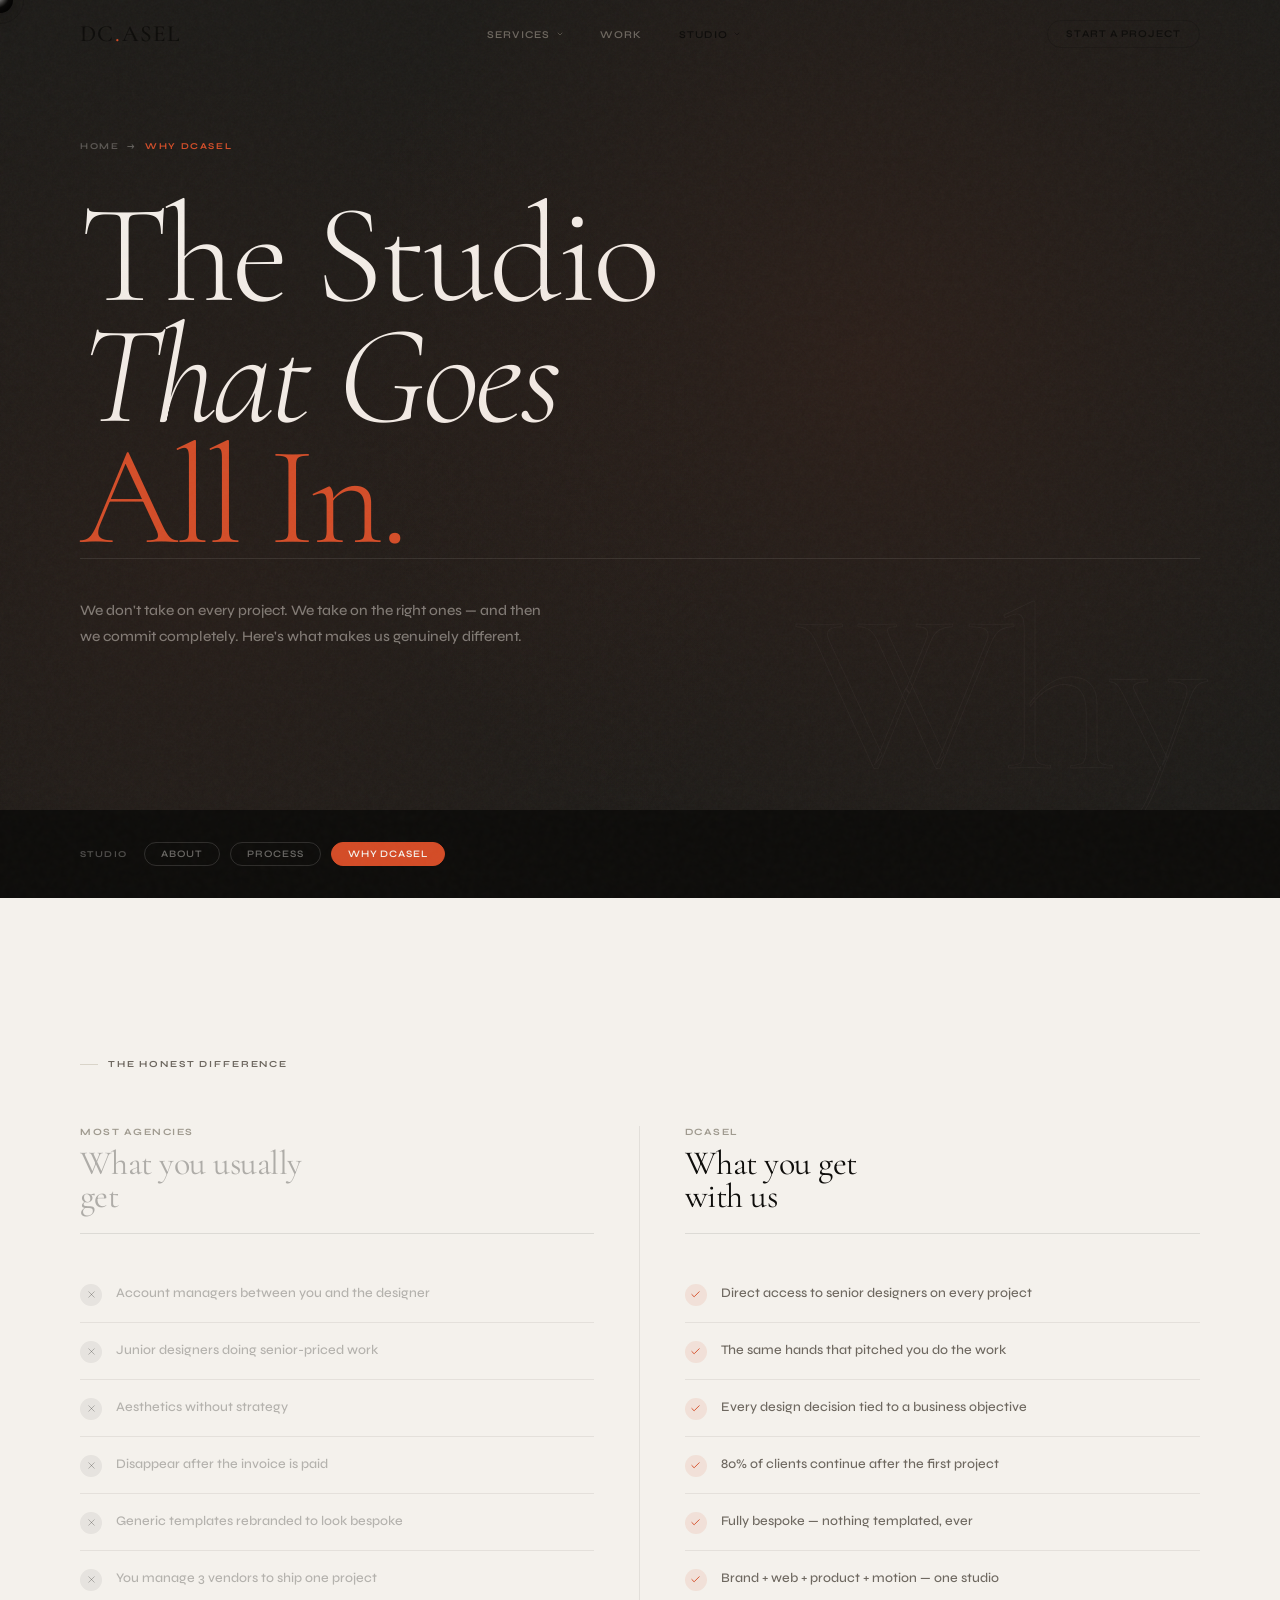
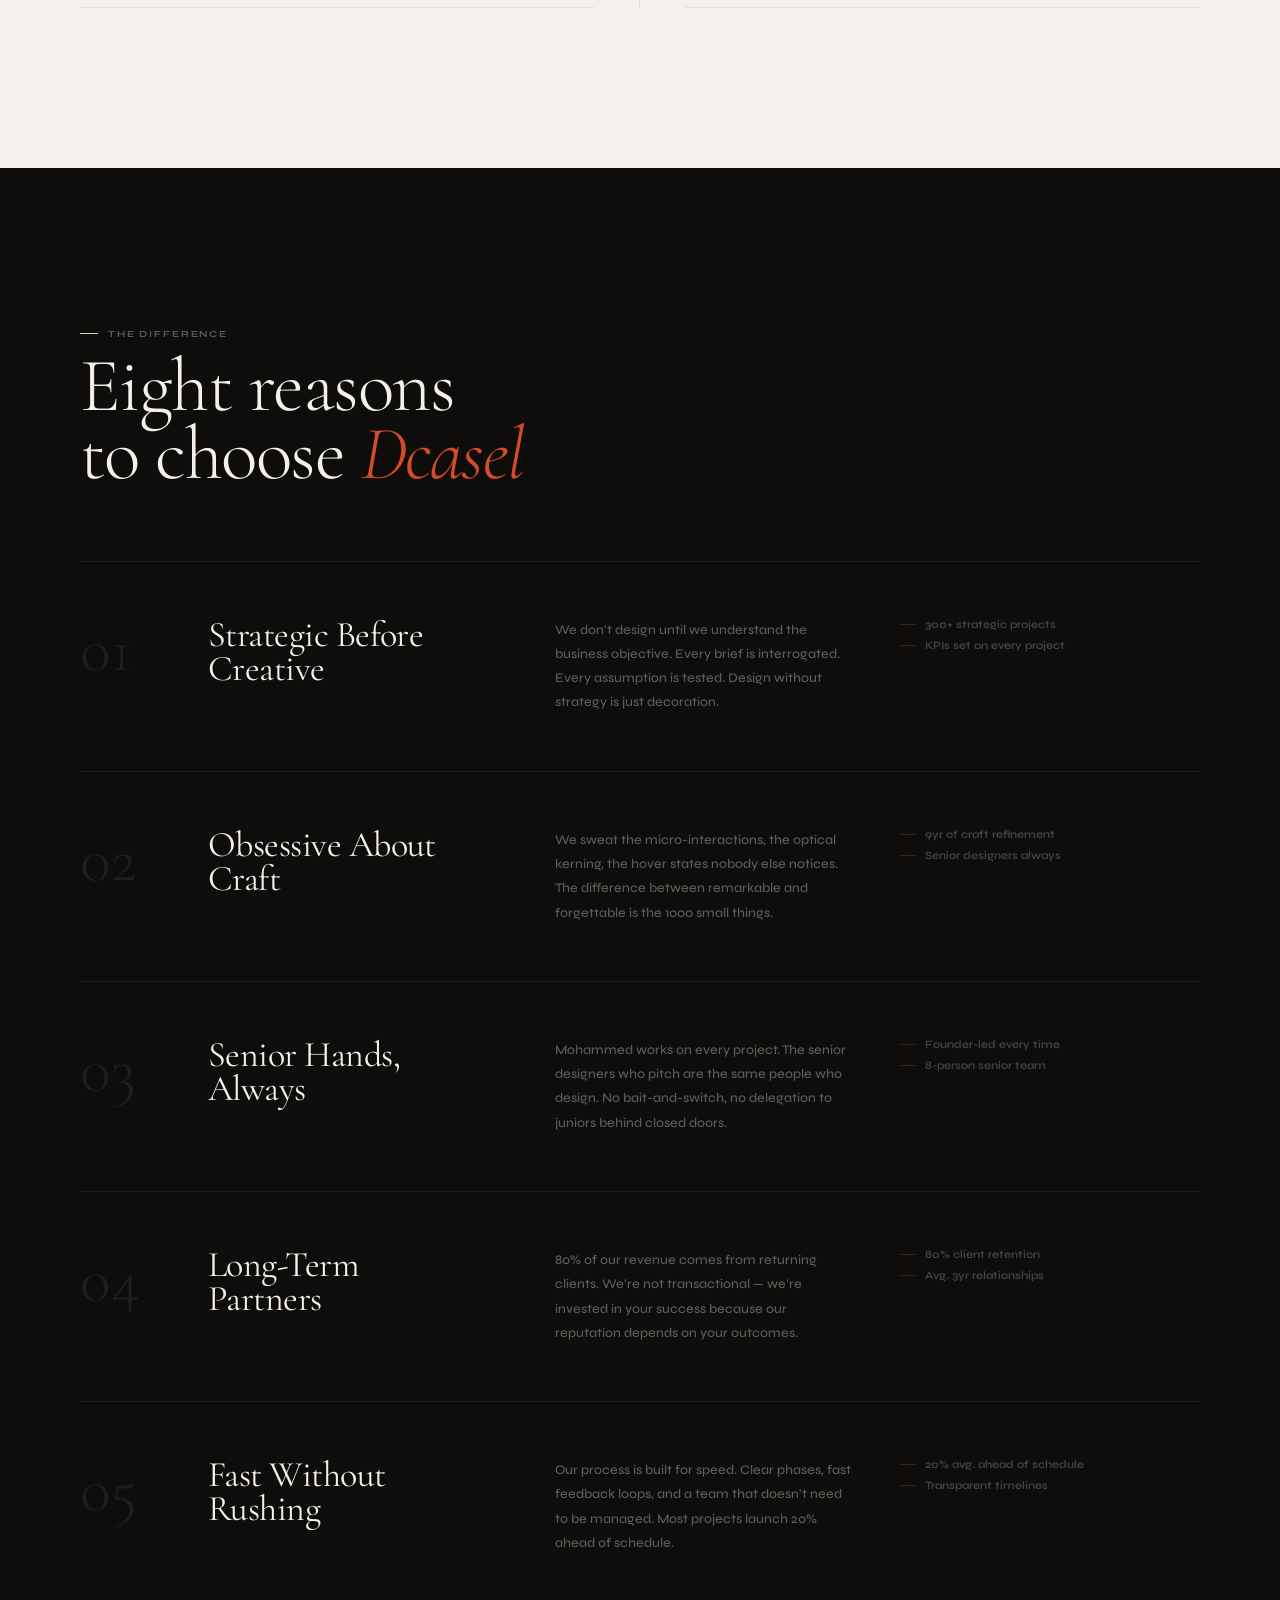
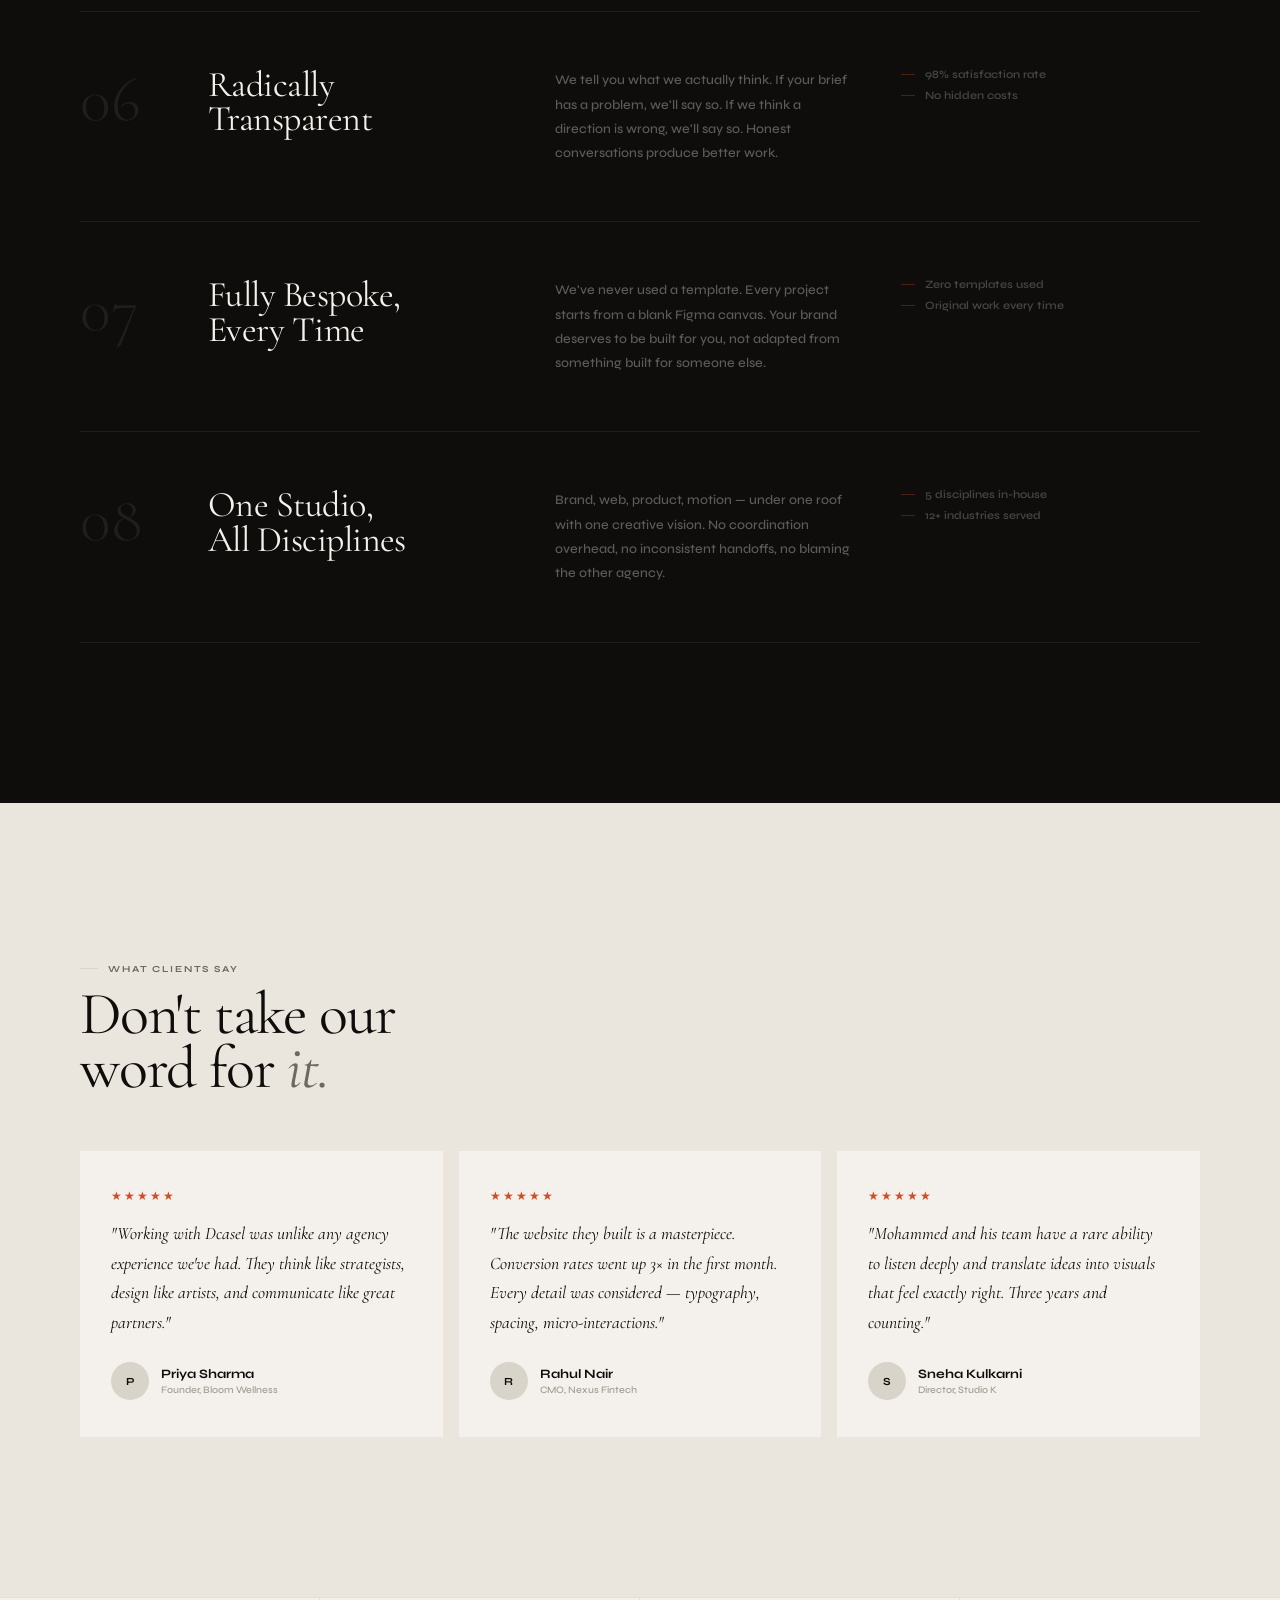
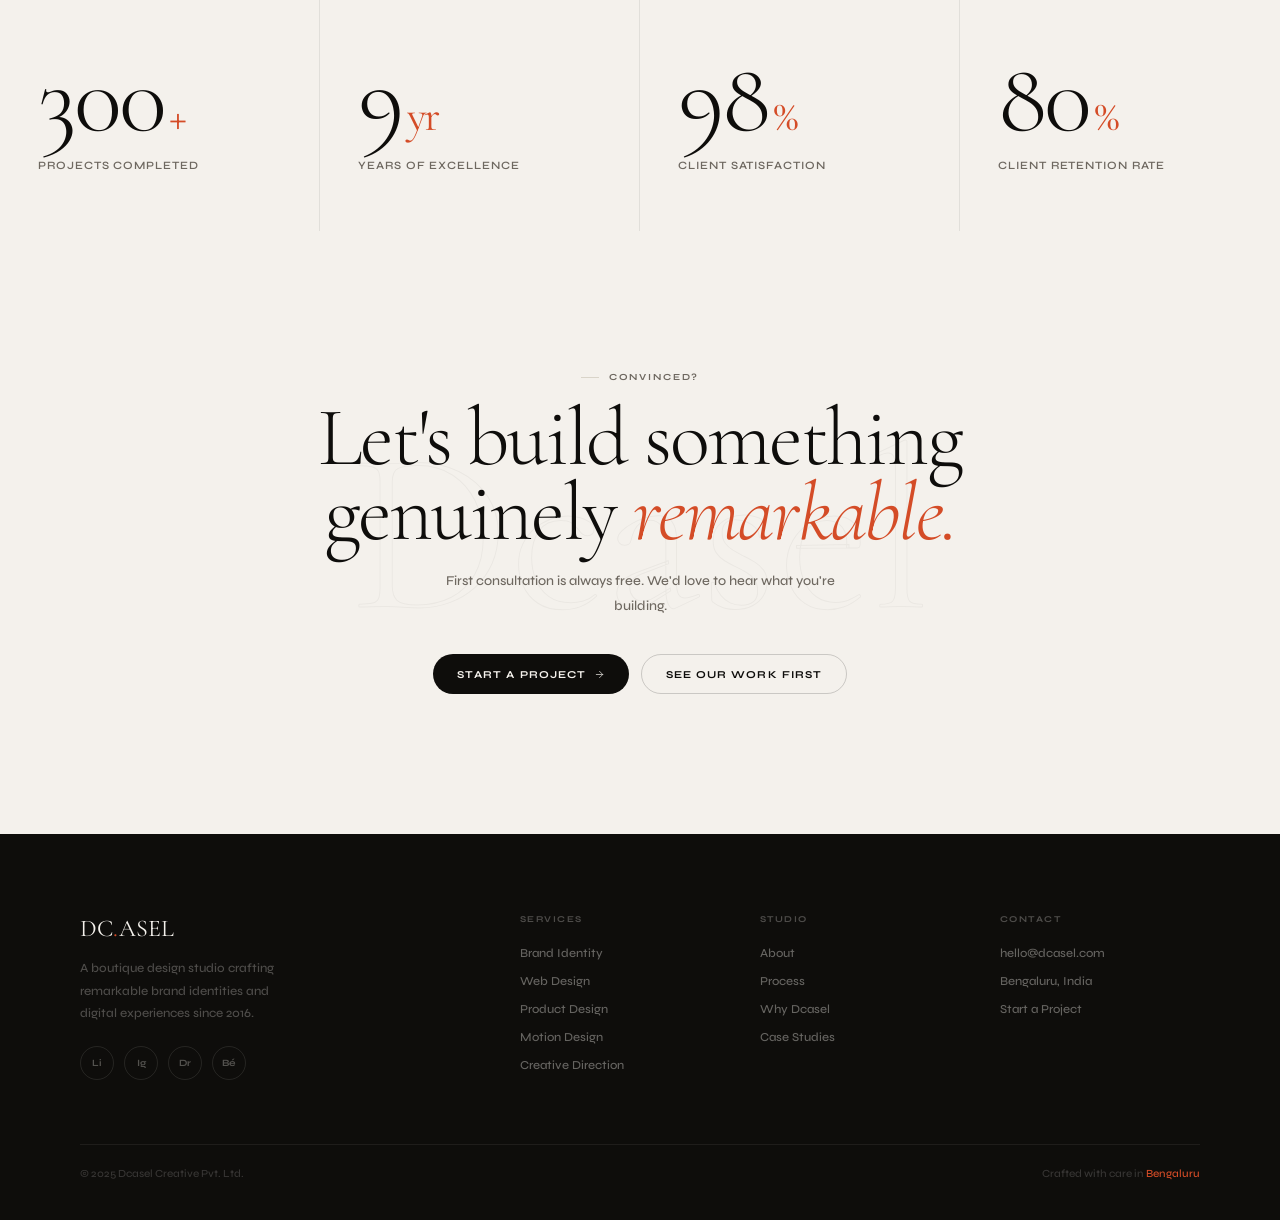
<file: why-dcasel.html>
<!DOCTYPE html>
<html lang="en">
<head>
<meta charset="UTF-8">
<meta name="viewport" content="width=device-width, initial-scale=1.0">
<title>Why Dcasel — Dcasel Studio</title>
<link rel="preconnect" href="https://fonts.googleapis.com">
<link rel="preconnect" href="https://fonts.gstatic.com" crossorigin>
<link href="https://fonts.googleapis.com/css2?family=Cormorant+Garamond:ital,wght@0,300;0,400;0,500;1,300;1,400;1,500&family=Syne:wght@500;600;700&display=swap" rel="stylesheet">
<style>
*,*::before,*::after{margin:0;padding:0;box-sizing:border-box;}html{scroll-behavior:smooth;}@media(pointer:fine){*{cursor:none;}}
:root{--bone:#f4f1ec;--off:#eae6de;--parchm:#d9d4c9;--mid:#a09b90;--muted:#6e6860;--ink:#0e0d0b;--dark:#141210;--charcoal:#1c1a17;--ember:#d44c27;--ease:cubic-bezier(0.22,1,0.36,1);--spring:cubic-bezier(0.34,1.56,0.64,1);--px:20px;--sy:80px;}
@media(min-width:480px){:root{--px:28px;}}@media(min-width:768px){:root{--px:44px;--sy:110px;}}@media(min-width:1024px){:root{--px:64px;--sy:140px;}}@media(min-width:1280px){:root{--px:80px;--sy:160px;}}
body{font-family:'Syne',sans-serif;background:var(--bone);color:var(--ink);overflow-x:hidden;-webkit-font-smoothing:antialiased;}
img{display:block;max-width:100%;height:auto;}a{color:inherit;text-decoration:none;}button{font-family:inherit;}
#cur3,#curTrail{display:none;position:fixed;pointer-events:none;z-index:9999;transform:translate(-50%,-50%);}
@media(pointer:fine){#cur3{display:block;width:26px;height:26px;}#curTrail{display:block;width:48px;height:48px;border-radius:50%;border:1.5px solid rgba(14,13,11,.18);z-index:9998;}}
.c3s{width:26px;height:26px;border-radius:50%;background:radial-gradient(circle at 35% 30%,rgba(255,255,255,.95) 0%,rgba(255,255,255,.4) 22%,var(--ink) 55%,rgba(0,0,0,.88) 100%);box-shadow:inset -3px -3px 8px rgba(0,0,0,.5),0 4px 16px rgba(14,13,11,.3);position:relative;transition:width .32s,height .32s;}
.c3s::before{content:'';position:absolute;top:21%;left:24%;width:32%;height:22%;background:rgba(255,255,255,.55);border-radius:50%;transform:rotate(-35deg);filter:blur(2px);}
#cur3.hov .c3s{width:52px;height:52px;background:radial-gradient(circle at 35% 30%,rgba(255,255,255,.9) 0%,rgba(255,255,255,.35) 22%,var(--ember) 55%,rgba(100,20,0,.88) 100%);}
#prog{position:fixed;top:0;left:0;height:1px;width:100%;background:var(--ember);z-index:9999;transform:scaleX(0);transform-origin:left;}
.noise{position:fixed;inset:0;pointer-events:none;z-index:8000;opacity:.022;background-image:url("data:image/svg+xml,%3Csvg viewBox='0 0 200 200' xmlns='http://www.w3.org/2000/svg'%3E%3Cfilter id='n'%3E%3CfeTurbulence type='fractalNoise' baseFrequency='.65' numOctaves='3' stitchTiles='stitch'/%3E%3C/filter%3E%3Crect width='100%25' height='100%25' filter='url(%23n)'/%3E%3C/svg%3E");}
nav{position:fixed;inset:0 0 auto;z-index:500;height:60px;padding:0 var(--px);display:flex;align-items:center;justify-content:space-between;transition:background .45s;}
@media(min-width:768px){nav{height:68px;}}
nav.stuck{background:rgba(244,241,236,.93);backdrop-filter:blur(20px) saturate(160%);border-bottom:1px solid rgba(14,13,11,.07);}
.logo{font-family:'Cormorant Garamond',serif;font-size:1.45rem;font-weight:500;letter-spacing:.06em;color:var(--ink);}.logo em{font-style:normal;color:var(--ember);}
.nav-links{display:none;align-items:center;gap:36px;}@media(min-width:900px){.nav-links{display:flex;}}
.nav-item{position:relative;}.nav-link{font-size:.65rem;font-weight:600;letter-spacing:.12em;text-transform:uppercase;color:var(--muted);transition:color .2s;display:flex;align-items:center;gap:5px;}.nav-link:hover,.nav-link.active{color:var(--ink);}
.nav-chevron{width:8px;height:8px;flex-shrink:0;transition:transform .25s;}.nav-item:hover .nav-chevron{transform:rotate(180deg);}
.nav-drop{position:absolute;top:calc(100% + 18px);left:50%;transform:translateX(-50%) translateY(-8px);background:var(--bone);border:1px solid rgba(14,13,11,.08);border-radius:4px;padding:8px;min-width:180px;opacity:0;pointer-events:none;transition:opacity .25s,transform .25s;box-shadow:0 16px 48px rgba(14,13,11,.1);}
.nav-item:hover .nav-drop{opacity:1;pointer-events:auto;transform:translateX(-50%) translateY(0);}
.nav-drop a{display:block;font-size:.65rem;font-weight:600;letter-spacing:.1em;text-transform:uppercase;color:var(--muted);padding:.6rem .85rem;border-radius:2px;transition:color .18s,background .18s;white-space:nowrap;}.nav-drop a:hover{color:var(--ink);background:var(--off);}.nav-drop a.active{color:var(--ember)!important;}
.drop-div{height:1px;background:rgba(14,13,11,.07);margin:4px 8px;}
.nav-cta{display:none;font-size:.64rem;font-weight:600;letter-spacing:.1em;text-transform:uppercase;padding:.42rem 1.15rem;border-radius:100px;border:1px solid rgba(14,13,11,.2);transition:background .22s,color .22s;}.nav-cta:hover{background:var(--ink);color:var(--bone);}@media(min-width:900px){.nav-cta{display:block;}}
.ham{display:flex;flex-direction:column;justify-content:center;gap:5px;background:none;border:none;padding:8px;margin-right:-8px;width:40px;height:40px;}.ham span{display:block;width:22px;height:1.5px;background:var(--ink);border-radius:1px;transition:transform .32s,opacity .22s;}.ham.open span:nth-child(1){transform:translateY(6.5px) rotate(45deg);}.ham.open span:nth-child(2){opacity:0;}.ham.open span:nth-child(3){transform:translateY(-6.5px) rotate(-45deg);}@media(min-width:900px){.ham{display:none;}}
.mob{position:fixed;inset:0;z-index:490;background:var(--ink);display:flex;flex-direction:column;align-items:flex-start;justify-content:flex-end;padding:0 var(--px) clamp(40px,8vw,64px);transform:translateY(-100%);transition:transform .65s var(--ease);pointer-events:none;}.mob.open{transform:translateY(0);pointer-events:auto;}
.mob-links{display:flex;flex-direction:column;gap:0;margin-bottom:40px;width:100%;}.mob-links a{font-family:'Cormorant Garamond',serif;font-size:clamp(2rem,8.5vw,3.2rem);font-weight:300;font-style:italic;color:var(--bone);padding:11px 0;border-bottom:1px solid rgba(244,241,236,.07);opacity:0;transform:translateX(-18px);transition:opacity .48s var(--ease),transform .48s var(--ease);}.mob.open .mob-links a{opacity:1;transform:translateX(0);}.mob.open .mob-links a:nth-child(1){transition-delay:.07s;}.mob.open .mob-links a:nth-child(2){transition-delay:.13s;}.mob.open .mob-links a:nth-child(3){transition-delay:.19s;}.mob.open .mob-links a:nth-child(4){transition-delay:.25s;}.mob-links a:hover{color:var(--ember);}
.mob-btn{display:flex;align-items:center;justify-content:center;width:100%;padding:.95rem;background:var(--ember);border-radius:100px;color:var(--bone);font-size:.76rem;font-weight:700;letter-spacing:.1em;text-transform:uppercase;opacity:0;transform:translateY(10px);transition:opacity .38s .36s,transform .38s .36s;}.mob.open .mob-btn{opacity:1;transform:translateY(0);}
.rev{opacity:0;transform:translateY(24px);transition:opacity .85s var(--ease),transform .85s var(--ease);}.rev.vis{opacity:1;transform:none;}
.d1{transition-delay:.1s;}.d2{transition-delay:.2s;}.d3{transition-delay:.3s;}.d4{transition-delay:.4s;}.d5{transition-delay:.5s;}
.sec-tag{font-size:.58rem;font-weight:700;letter-spacing:.2em;text-transform:uppercase;color:var(--muted);display:flex;align-items:center;gap:10px;}.sec-tag::before{content:'';width:18px;height:1px;background:var(--parchm);flex-shrink:0;}
.btn-p{display:inline-flex;align-items:center;gap:8px;font-size:.66rem;font-weight:700;letter-spacing:.1em;text-transform:uppercase;color:var(--bone);background:var(--ink);padding:.78rem 1.5rem;border-radius:100px;border:none;transition:transform .28s,box-shadow .28s;}.btn-p:hover{transform:translateY(-2px);box-shadow:0 10px 36px rgba(14,13,11,.18);}.btn-p svg{width:11px;height:11px;stroke:var(--bone);fill:none;flex-shrink:0;}
.btn-o{display:inline-flex;align-items:center;gap:8px;font-size:.66rem;font-weight:700;letter-spacing:.1em;text-transform:uppercase;color:var(--ink);padding:.78rem 1.5rem;border-radius:100px;border:1px solid rgba(14,13,11,.18);transition:background .22s;}.btn-o:hover{background:var(--off);}
.studio-strip{padding:clamp(20px,3vw,32px) var(--px);background:var(--ink);display:flex;flex-wrap:wrap;gap:10px;align-items:center;}
.studio-strip-label{font-size:.56rem;font-weight:700;letter-spacing:.16em;text-transform:uppercase;color:rgba(244,241,236,.28);margin-right:6px;}
.studio-chip{display:inline-flex;font-size:.62rem;font-weight:600;letter-spacing:.1em;text-transform:uppercase;padding:.32rem 1rem;border-radius:100px;border:1px solid rgba(244,241,236,.14);color:rgba(244,241,236,.4);transition:background .22s,border-color .22s,color .22s;}.studio-chip:hover{border-color:rgba(244,241,236,.3);color:var(--bone);}.studio-chip.current{background:var(--ember);border-color:var(--ember);color:var(--bone);}
/* WHY HERO */
.why-hero{min-height:90svh;background:var(--charcoal);position:relative;overflow:hidden;display:flex;flex-direction:column;justify-content:flex-end;padding:0 var(--px) var(--sy);}
.why-hero::before{content:'';position:absolute;inset:0;background:radial-gradient(circle at 68% 45%,rgba(212,76,39,.08) 0%,transparent 55%),radial-gradient(circle at 15% 70%,rgba(212,76,39,.05) 0%,transparent 45%);pointer-events:none;}
.why-grain{position:absolute;inset:0;pointer-events:none;opacity:.035;background-image:url("data:image/svg+xml,%3Csvg viewBox='0 0 512 512' xmlns='http://www.w3.org/2000/svg'%3E%3Cfilter id='ng'%3E%3CfeTurbulence type='fractalNoise' baseFrequency='.75' numOctaves='4' stitchTiles='stitch'/%3E%3C/filter%3E%3Crect width='100%25' height='100%25' filter='url(%23ng)'/%3E%3C/svg%3E");}
.why-bg-txt{position:absolute;right:var(--px);bottom:0;font-family:'Cormorant Garamond',serif;font-size:clamp(100px,18vw,260px);font-weight:300;color:transparent;-webkit-text-stroke:1px rgba(244,241,236,.04);pointer-events:none;user-select:none;line-height:1;letter-spacing:-.04em;}
.why-bc{font-size:.56rem;font-weight:700;letter-spacing:.18em;text-transform:uppercase;color:rgba(244,241,236,.35);display:flex;align-items:center;gap:8px;margin-bottom:clamp(28px,4vw,44px);opacity:0;transform:translateY(12px);transition:opacity .7s .2s,transform .7s .2s;}.why-bc.vis{opacity:1;transform:none;}
.why-bc a{color:rgba(244,241,236,.28);transition:color .2s;}.why-bc a:hover{color:rgba(244,241,236,.7);}.why-bc .cur{color:var(--ember);}
.why-h1{font-family:'Cormorant Garamond',serif;font-size:clamp(52px,11vw,148px);font-weight:300;line-height:.86;letter-spacing:-.025em;}
.why-h1 .wl{display:block;color:var(--bone);opacity:0;transform:translateY(100%);transition:opacity .9s var(--ease),transform .9s var(--ease);}.why-h1 .wl.vis{opacity:1;transform:none;}
.why-h1 .it{font-style:italic;}.why-h1 .em{color:var(--ember);}
.why-hero-foot{padding-top:clamp(24px,3vw,40px);border-top:1px solid rgba(244,241,236,.1);display:flex;flex-wrap:wrap;gap:24px;align-items:center;justify-content:space-between;opacity:0;transform:translateY(16px);transition:opacity .85s .9s,transform .85s .9s;}.why-hero-foot.vis{opacity:1;transform:none;}
.why-tagline{font-size:.9rem;font-weight:500;line-height:1.82;color:rgba(244,241,236,.45);max-width:52ch;}
/* COMPARISON */
.comparison{padding:var(--sy) var(--px);background:var(--bone);}
.comp-grid{display:grid;grid-template-columns:1fr;gap:48px;}@media(min-width:860px){.comp-grid{grid-template-columns:1fr 1fr;gap:0;}}
.comp-col{padding:0;}@media(min-width:860px){.comp-col{padding:0 clamp(24px,3.5vw,56px);border-right:1px solid rgba(14,13,11,.08);}.comp-col:first-child{padding-left:0;}.comp-col:last-child{border-right:none;padding-right:0;}}
.comp-head{margin-bottom:32px;padding-bottom:20px;border-bottom:1px solid rgba(14,13,11,.1);}
.comp-label{font-size:.6rem;font-weight:700;letter-spacing:.16em;text-transform:uppercase;color:var(--mid);margin-bottom:10px;}
.comp-title{font-family:'Cormorant Garamond',serif;font-size:clamp(22px,3vw,34px);font-weight:400;line-height:.95;letter-spacing:-.015em;}
.comp-col.them .comp-title{color:rgba(14,13,11,.3);}
.comp-col.us .comp-title{color:var(--ink);}
.comp-rows{display:flex;flex-direction:column;gap:0;}
.comp-row{display:flex;align-items:flex-start;gap:14px;padding:16px 0;border-bottom:1px solid rgba(14,13,11,.07);}
.comp-icon{width:22px;height:22px;border-radius:50%;display:flex;align-items:center;justify-content:center;flex-shrink:0;margin-top:2px;}
.comp-col.us .comp-icon{background:rgba(212,76,39,.1);}
.comp-col.them .comp-icon{background:rgba(14,13,11,.06);}
.comp-icon svg{width:11px;height:11px;fill:none;stroke-width:2;}
.comp-col.us .comp-icon svg{stroke:var(--ember);}
.comp-col.them .comp-icon svg{stroke:rgba(14,13,11,.28);}
.comp-row-txt{font-size:.82rem;font-weight:500;line-height:1.72;color:var(--muted);}
.comp-col.them .comp-row-txt{color:rgba(14,13,11,.28);}
/* BIG WHY ROWS */
.big-why{padding:var(--sy) var(--px);background:var(--ink);}
.big-why-title{font-family:'Cormorant Garamond',serif;font-size:clamp(32px,6vw,76px);font-weight:300;color:var(--bone);line-height:.9;letter-spacing:-.02em;margin-top:12px;margin-bottom:clamp(48px,6vw,72px);}
.big-why-title em{font-style:italic;color:var(--ember);}
.big-rows{display:flex;flex-direction:column;border-top:1px solid rgba(244,241,236,.07);}
.big-row{display:grid;grid-template-columns:1fr;gap:20px;padding:clamp(32px,4.5vw,56px) 0;border-bottom:1px solid rgba(244,241,236,.07);position:relative;transition:padding-left .38s var(--ease);}
@media(min-width:860px){.big-row{grid-template-columns:80px 1fr 1fr 1fr;gap:48px;align-items:start;}}
.big-row:hover{padding-left:12px;}
.big-row-n{font-family:'Cormorant Garamond',serif;font-size:clamp(2.5rem,5vw,4.5rem);font-weight:300;color:rgba(244,241,236,.08);line-height:1;transition:color .38s;}
.big-row:hover .big-row-n{color:var(--ember);}
.big-row-title{font-family:'Cormorant Garamond',serif;font-size:clamp(22px,3vw,36px);font-weight:400;color:var(--bone);line-height:.95;letter-spacing:-.015em;transition:color .28s;}
.big-row:hover .big-row-title{color:var(--ember);}
.big-row-body{font-size:.82rem;font-weight:500;line-height:1.85;color:rgba(244,241,236,.35);transition:color .38s;}
.big-row:hover .big-row-body{color:rgba(244,241,236,.5);}
.big-row-proof{display:flex;flex-direction:column;gap:8px;}
.big-proof-item{display:flex;align-items:center;gap:10px;font-size:.7rem;font-weight:600;color:rgba(244,241,236,.25);transition:color .28s;}
.big-row:hover .big-proof-item{color:rgba(212,76,39,.5);}
.big-proof-item::before{content:'';width:14px;height:1px;background:rgba(212,76,39,.3);flex-shrink:0;}
/* REVIEWS */
.why-reviews{padding:var(--sy) var(--px);background:var(--off);}
.rev-title{font-family:'Cormorant Garamond',serif;font-size:clamp(28px,5vw,60px);font-weight:400;line-height:.9;letter-spacing:-.02em;margin-top:12px;margin-bottom:clamp(40px,5vw,56px);}
.rev-title em{font-style:italic;color:var(--muted);}
.rev-3grid{display:grid;grid-template-columns:1fr;gap:16px;}
@media(min-width:640px){.rev-3grid{grid-template-columns:1fr 1fr;}}
@media(min-width:1024px){.rev-3grid{grid-template-columns:1fr 1fr 1fr;}}
.rev-card{padding:clamp(24px,3.5vw,36px) clamp(20px,3vw,30px);background:var(--bone);border:1px solid transparent;transition:border-color .38s,transform .38s var(--ease);}
.rev-card:hover{border-color:var(--ember);transform:translateY(-3px);}
.rev-star{color:var(--ember);font-size:.78rem;letter-spacing:2px;margin-bottom:16px;}
.rev-text{font-family:'Cormorant Garamond',serif;font-size:clamp(.9rem,1.4vw,1.1rem);font-weight:400;font-style:italic;line-height:1.7;color:var(--ink);margin-bottom:24px;}
.rev-author{display:flex;align-items:center;gap:12px;}
.rev-av{width:38px;height:38px;border-radius:50%;background:var(--parchm);display:flex;align-items:center;justify-content:center;font-size:.68rem;font-weight:700;color:var(--ink);flex-shrink:0;}
.rev-name{font-size:.8rem;font-weight:700;color:var(--ink);}.rev-role{font-size:.62rem;color:var(--mid);margin-top:2px;font-weight:500;}
/* NUMBERS */
.why-nums{background:var(--bone);border-top:1px solid rgba(14,13,11,.07);}
.nums-grid{display:grid;grid-template-columns:repeat(2,1fr);}
@media(min-width:768px){.nums-grid{grid-template-columns:repeat(4,1fr);}}
.num-cell{padding:clamp(32px,5vw,56px) clamp(20px,3vw,40px);border-right:1px solid rgba(14,13,11,.08);position:relative;overflow:hidden;}
@media(max-width:767px){.num-cell:nth-child(2n){border-right:none;}.num-cell:nth-child(n+3){border-top:1px solid rgba(14,13,11,.08);}}
.num-cell:last-child{border-right:none;}
.num-cell::before{content:'';position:absolute;inset:0;background:var(--off);transform:scaleY(0);transform-origin:bottom;transition:transform .45s var(--ease);z-index:0;}
.num-cell:hover::before{transform:scaleY(1);}
.num-cell>*{position:relative;z-index:1;}
.num-val{font-family:'Cormorant Garamond',serif;font-size:clamp(52px,8vw,100px);font-weight:300;line-height:.9;letter-spacing:-.03em;color:var(--ink);display:flex;align-items:baseline;gap:.05em;}
.num-val .plus{font-size:.45em;color:var(--ember);font-weight:400;}
.num-label{font-size:.7rem;font-weight:600;letter-spacing:.08em;text-transform:uppercase;color:var(--muted);margin-top:14px;line-height:1.5;}
/* CTA */
.cta-band{padding:clamp(80px,12vw,140px) var(--px);background:var(--bone);text-align:center;position:relative;overflow:hidden;}
.cta-band-bg{position:absolute;top:50%;left:50%;transform:translate(-50%,-50%);font-family:'Cormorant Garamond',serif;font-size:clamp(80px,18vw,240px);font-weight:300;color:transparent;-webkit-text-stroke:1px rgba(14,13,11,.04);white-space:nowrap;pointer-events:none;user-select:none;}
.cta-band-inner{position:relative;z-index:1;}
.cta-band-title{font-family:'Cormorant Garamond',serif;font-size:clamp(32px,6.5vw,88px);font-weight:300;line-height:.9;letter-spacing:-.025em;margin-top:18px;margin-bottom:18px;}
.cta-band-title em{font-style:italic;color:var(--ember);}
.cta-band-sub{font-size:.84rem;font-weight:500;line-height:1.85;color:var(--muted);max-width:46ch;margin:0 auto 36px;}
.cta-btns{display:flex;gap:12px;justify-content:center;flex-wrap:wrap;}
footer{background:var(--ink);padding:clamp(60px,8vw,80px) var(--px) clamp(28px,4vw,40px);}
.ft-g{display:grid;grid-template-columns:1fr 1fr;gap:40px;margin-bottom:clamp(48px,7vw,64px);}@media(min-width:960px){.ft-g{grid-template-columns:2fr 1fr 1fr 1fr;}}
.ft-logo{font-family:'Cormorant Garamond',serif;font-size:1.5rem;font-weight:400;color:var(--bone);display:block;margin-bottom:14px;}.ft-logo em{font-style:normal;color:var(--ember);}
.ft-desc{font-size:.78rem;font-weight:500;line-height:1.78;color:rgba(244,241,236,.28);max-width:28ch;margin-bottom:22px;}
.ft-socs{display:flex;gap:10px;}.ft-soc{width:34px;height:34px;border-radius:50%;border:1px solid rgba(244,241,236,.1);display:flex;align-items:center;justify-content:center;font-size:.6rem;font-weight:700;color:rgba(244,241,236,.3);transition:border-color .22s,color .22s;}.ft-soc:hover{border-color:var(--ember);color:var(--ember);}
.ft-col h4{font-size:.56rem;font-weight:700;letter-spacing:.16em;text-transform:uppercase;color:rgba(244,241,236,.28);margin-bottom:18px;}.ft-col ul{list-style:none;display:flex;flex-direction:column;gap:9px;}.ft-col a{font-size:.76rem;font-weight:500;color:rgba(244,241,236,.38);transition:color .2s;}.ft-col a:hover{color:var(--bone);}
.ft-bot{padding-top:22px;border-top:1px solid rgba(244,241,236,.07);display:flex;flex-direction:column;gap:6px;}@media(min-width:600px){.ft-bot{flex-direction:row;justify-content:space-between;align-items:center;}}
.ft-copy,.ft-made{font-size:.68rem;font-weight:500;color:rgba(244,241,236,.18);}.ft-made em{font-style:normal;color:var(--ember);}

/* ── NAV & HERO FIXES ── */
:root{--nav-h:68px;}
@media(max-width:767px){:root{--nav-h:60px;}}

/* Fix submenu: bridge gap between link and dropdown so mouse doesn't lose hover */
.nav-item::after{
  content:'';position:absolute;
  top:100%;left:0;right:0;
  height:20px; /* bridges the gap */
  background:transparent;
}
.nav-drop{
  top:calc(100% + 1px); /* reduced gap, relies on ::after for bridge */
}
/* Ensure dropdown is above everything */
.nav-item:hover .nav-drop{
  pointer-events:auto;
  z-index:600;
}
.nav-drop a{
  pointer-events:auto;
  cursor:pointer;
}

/* ── Hero spacing fix: always leave room for fixed nav ── */
.pg-hero{padding-top:calc(var(--nav-h) + 24px);}
#hero{padding-top:var(--nav-h);}
.cs-hero{padding-top:var(--nav-h);}
.post-layout{padding-top:0;}

/* ── Fix TOC sidebar top offset in case-study ── */
.post-toc{top:var(--nav-h) !important;height:calc(100vh - var(--nav-h)) !important;}

/* ── "View" label: keep it but move it away from nav area ── */
#curLbl{
  position:fixed !important;
  top:auto !important;
  pointer-events:none;
  z-index:9996;
  font-size:.56rem;
  font-weight:700;
  letter-spacing:.12em;
  text-transform:uppercase;
  color:var(--ink);
  background:var(--bone);
  border:1px solid rgba(14,13,11,.1);
  padding:.28rem .7rem;
  border-radius:100px;
  white-space:nowrap;
  opacity:0;
  transform:translate(-50%,14px);
  transition:opacity .22s,transform .22s;
}
#curLbl.vis{opacity:1;transform:translate(-50%,18px);}

</style>
</head>
<body>
<div class="noise" aria-hidden="true"></div>
<div id="prog" aria-hidden="true"></div>
<div id="cur3" aria-hidden="true"><div class="c3s"></div></div>
<div id="curTrail" aria-hidden="true"></div>
<nav id="nav">
  <a href="index.html" class="logo">DC<em>.</em>ASEL</a>
  <div class="nav-links">
    <div class="nav-item">
      <a href="index.html#services" class="nav-link">Services<svg class="nav-chevron" viewBox="0 0 24 24" fill="none" stroke="currentColor" stroke-width="2"><path d="M6 9l6 6 6-6" stroke-linecap="round"/></svg></a>
      <div class="nav-drop"><a href="brand-identity.html">Brand Identity</a><a href="web-design.html">Web Design</a><a href="product-design.html">Product Design</a><a href="motion-design.html">Motion Design</a><a href="creative-direction.html">Creative Direction</a></div>
    </div>
    <a href="index.html#work" class="nav-link">Work</a>
    <div class="nav-item">
      <a href="about.html" class="nav-link active">Studio<svg class="nav-chevron" viewBox="0 0 24 24" fill="none" stroke="currentColor" stroke-width="2"><path d="M6 9l6 6 6-6" stroke-linecap="round"/></svg></a>
      <div class="nav-drop"><a href="about.html">About</a><div class="drop-div"></div><a href="process.html">Process</a><div class="drop-div"></div><a href="why-dcasel.html" class="active">Why Dcasel</a></div>
    </div>
  </div>
  <a href="index.html#cta" class="nav-cta">Start a Project</a>
  <button class="ham" id="hamBtn"><span></span><span></span><span></span></button>
</nav>
<div class="mob" id="mobMenu">
  <nav class="mob-links"><a href="index.html#services" class="mm">Services</a><a href="index.html#work" class="mm">Work</a><a href="about.html" class="mm">Studio</a><a href="index.html#cta" class="mm">Contact</a></nav>
  <a href="index.html#cta" class="mob-btn mm">Start a Project →</a>
</div>

<section class="why-hero">
  <div class="why-grain" aria-hidden="true"></div>
  <div class="why-bg-txt" aria-hidden="true">Why</div>
  <div class="why-bc" id="whyBc"><a href="index.html">Home</a><span>→</span><span class="cur">Why Dcasel</span></div>
  <h1 class="why-h1">
    <span class="wl d1" id="wl1">The Studio</span>
    <span class="wl it d2" id="wl2">That Goes</span>
    <span class="wl em d3" id="wl3">All In.</span>
  </h1>
  <div class="why-hero-foot" id="whyFoot">
    <p class="why-tagline">We don't take on every project. We take on the right ones — and then we commit completely. Here's what makes us genuinely different.</p>
  </div>
</section>

<div class="studio-strip">
  <span class="studio-strip-label">Studio</span>
  <a href="about.html" class="studio-chip">About</a>
  <a href="process.html" class="studio-chip">Process</a>
  <a href="why-dcasel.html" class="studio-chip current">Why Dcasel</a>
</div>

<!-- COMPARISON -->
<section class="comparison">
  <div class="sec-tag rev" style="margin-bottom:clamp(36px,5vw,56px)">The honest difference</div>
  <div class="comp-grid">
    <div class="comp-col them rev">
      <div class="comp-head"><div class="comp-label">Most Agencies</div><h3 class="comp-title">What you usually<br>get</h3></div>
      <div class="comp-rows">
        <div class="comp-row"><div class="comp-icon"><svg viewBox="0 0 24 24"><path d="M18 6L6 18M6 6l12 12" stroke-linecap="round"/></svg></div><p class="comp-row-txt">Account managers between you and the designer</p></div>
        <div class="comp-row"><div class="comp-icon"><svg viewBox="0 0 24 24"><path d="M18 6L6 18M6 6l12 12" stroke-linecap="round"/></svg></div><p class="comp-row-txt">Junior designers doing senior-priced work</p></div>
        <div class="comp-row"><div class="comp-icon"><svg viewBox="0 0 24 24"><path d="M18 6L6 18M6 6l12 12" stroke-linecap="round"/></svg></div><p class="comp-row-txt">Aesthetics without strategy</p></div>
        <div class="comp-row"><div class="comp-icon"><svg viewBox="0 0 24 24"><path d="M18 6L6 18M6 6l12 12" stroke-linecap="round"/></svg></div><p class="comp-row-txt">Disappear after the invoice is paid</p></div>
        <div class="comp-row"><div class="comp-icon"><svg viewBox="0 0 24 24"><path d="M18 6L6 18M6 6l12 12" stroke-linecap="round"/></svg></div><p class="comp-row-txt">Generic templates rebranded to look bespoke</p></div>
        <div class="comp-row"><div class="comp-icon"><svg viewBox="0 0 24 24"><path d="M18 6L6 18M6 6l12 12" stroke-linecap="round"/></svg></div><p class="comp-row-txt">You manage 3 vendors to ship one project</p></div>
      </div>
    </div>
    <div class="comp-col us rev d2">
      <div class="comp-head"><div class="comp-label">Dcasel</div><h3 class="comp-title">What you get<br>with us</h3></div>
      <div class="comp-rows">
        <div class="comp-row"><div class="comp-icon"><svg viewBox="0 0 24 24"><path d="M20 6L9 17l-5-5" stroke-linecap="round" stroke-linejoin="round"/></svg></div><p class="comp-row-txt">Direct access to senior designers on every project</p></div>
        <div class="comp-row"><div class="comp-icon"><svg viewBox="0 0 24 24"><path d="M20 6L9 17l-5-5" stroke-linecap="round" stroke-linejoin="round"/></svg></div><p class="comp-row-txt">The same hands that pitched you do the work</p></div>
        <div class="comp-row"><div class="comp-icon"><svg viewBox="0 0 24 24"><path d="M20 6L9 17l-5-5" stroke-linecap="round" stroke-linejoin="round"/></svg></div><p class="comp-row-txt">Every design decision tied to a business objective</p></div>
        <div class="comp-row"><div class="comp-icon"><svg viewBox="0 0 24 24"><path d="M20 6L9 17l-5-5" stroke-linecap="round" stroke-linejoin="round"/></svg></div><p class="comp-row-txt">80% of clients continue after the first project</p></div>
        <div class="comp-row"><div class="comp-icon"><svg viewBox="0 0 24 24"><path d="M20 6L9 17l-5-5" stroke-linecap="round" stroke-linejoin="round"/></svg></div><p class="comp-row-txt">Fully bespoke — nothing templated, ever</p></div>
        <div class="comp-row"><div class="comp-icon"><svg viewBox="0 0 24 24"><path d="M20 6L9 17l-5-5" stroke-linecap="round" stroke-linejoin="round"/></svg></div><p class="comp-row-txt">Brand + web + product + motion — one studio</p></div>
      </div>
    </div>
  </div>
</section>

<!-- BIG WHY REASONS -->
<section class="big-why">
  <div>
    <div class="sec-tag rev" style="color:rgba(244,241,236,.35)">The difference</div>
    <h2 class="big-why-title rev d1">Eight reasons<br>to choose <em>Dcasel</em></h2>
  </div>
  <div class="big-rows">
    <div class="big-row rev">
      <div class="big-row-n">01</div>
      <div class="big-row-title">Strategic Before<br>Creative</div>
      <p class="big-row-body">We don't design until we understand the business objective. Every brief is interrogated. Every assumption is tested. Design without strategy is just decoration.</p>
      <div class="big-row-proof"><span class="big-proof-item">300+ strategic projects</span><span class="big-proof-item">KPIs set on every project</span></div>
    </div>
    <div class="big-row rev d1">
      <div class="big-row-n">02</div>
      <div class="big-row-title">Obsessive About<br>Craft</div>
      <p class="big-row-body">We sweat the micro-interactions, the optical kerning, the hover states nobody else notices. The difference between remarkable and forgettable is the 1000 small things.</p>
      <div class="big-row-proof"><span class="big-proof-item">9yr of craft refinement</span><span class="big-proof-item">Senior designers always</span></div>
    </div>
    <div class="big-row rev d2">
      <div class="big-row-n">03</div>
      <div class="big-row-title">Senior Hands,<br>Always</div>
      <p class="big-row-body">Mohammed works on every project. The senior designers who pitch are the same people who design. No bait-and-switch, no delegation to juniors behind closed doors.</p>
      <div class="big-row-proof"><span class="big-proof-item">Founder-led every time</span><span class="big-proof-item">8-person senior team</span></div>
    </div>
    <div class="big-row rev d3">
      <div class="big-row-n">04</div>
      <div class="big-row-title">Long-Term<br>Partners</div>
      <p class="big-row-body">80% of our revenue comes from returning clients. We're not transactional — we're invested in your success because our reputation depends on your outcomes.</p>
      <div class="big-row-proof"><span class="big-proof-item">80% client retention</span><span class="big-proof-item">Avg. 3yr relationships</span></div>
    </div>
    <div class="big-row rev">
      <div class="big-row-n">05</div>
      <div class="big-row-title">Fast Without<br>Rushing</div>
      <p class="big-row-body">Our process is built for speed. Clear phases, fast feedback loops, and a team that doesn't need to be managed. Most projects launch 20% ahead of schedule.</p>
      <div class="big-row-proof"><span class="big-proof-item">20% avg. ahead of schedule</span><span class="big-proof-item">Transparent timelines</span></div>
    </div>
    <div class="big-row rev d1">
      <div class="big-row-n">06</div>
      <div class="big-row-title">Radically<br>Transparent</div>
      <p class="big-row-body">We tell you what we actually think. If your brief has a problem, we'll say so. If we think a direction is wrong, we'll say so. Honest conversations produce better work.</p>
      <div class="big-row-proof"><span class="big-proof-item">98% satisfaction rate</span><span class="big-proof-item">No hidden costs</span></div>
    </div>
    <div class="big-row rev d2">
      <div class="big-row-n">07</div>
      <div class="big-row-title">Fully Bespoke,<br>Every Time</div>
      <p class="big-row-body">We've never used a template. Every project starts from a blank Figma canvas. Your brand deserves to be built for you, not adapted from something built for someone else.</p>
      <div class="big-row-proof"><span class="big-proof-item">Zero templates used</span><span class="big-proof-item">Original work every time</span></div>
    </div>
    <div class="big-row rev d3">
      <div class="big-row-n">08</div>
      <div class="big-row-title">One Studio,<br>All Disciplines</div>
      <p class="big-row-body">Brand, web, product, motion — under one roof with one creative vision. No coordination overhead, no inconsistent handoffs, no blaming the other agency.</p>
      <div class="big-row-proof"><span class="big-proof-item">5 disciplines in-house</span><span class="big-proof-item">12+ industries served</span></div>
    </div>
  </div>
</section>

<!-- REVIEWS -->
<section class="why-reviews">
  <div class="sec-tag rev">What clients say</div>
  <h2 class="rev-title rev d1">Don't take our<br>word for <em>it.</em></h2>
  <div class="rev-3grid">
    <div class="rev-card rev"><div class="rev-star">★★★★★</div><p class="rev-text">"Working with Dcasel was unlike any agency experience we've had. They think like strategists, design like artists, and communicate like great partners."</p><div class="rev-author"><div class="rev-av">P</div><div><div class="rev-name">Priya Sharma</div><div class="rev-role">Founder, Bloom Wellness</div></div></div></div>
    <div class="rev-card rev d1"><div class="rev-star">★★★★★</div><p class="rev-text">"The website they built is a masterpiece. Conversion rates went up 3× in the first month. Every detail was considered — typography, spacing, micro-interactions."</p><div class="rev-author"><div class="rev-av">R</div><div><div class="rev-name">Rahul Nair</div><div class="rev-role">CMO, Nexus Fintech</div></div></div></div>
    <div class="rev-card rev d2"><div class="rev-star">★★★★★</div><p class="rev-text">"Mohammed and his team have a rare ability to listen deeply and translate ideas into visuals that feel exactly right. Three years and counting."</p><div class="rev-author"><div class="rev-av">S</div><div><div class="rev-name">Sneha Kulkarni</div><div class="rev-role">Director, Studio K</div></div></div></div>
  </div>
</section>

<!-- NUMBERS -->
<div class="why-nums">
  <div class="nums-grid">
    <div class="num-cell rev"><div class="num-val"><span>300</span><span class="plus">+</span></div><div class="num-label">Projects Completed</div></div>
    <div class="num-cell rev d1"><div class="num-val"><span>9</span><span class="plus">yr</span></div><div class="num-label">Years of Excellence</div></div>
    <div class="num-cell rev d2"><div class="num-val"><span>98</span><span class="plus">%</span></div><div class="num-label">Client Satisfaction</div></div>
    <div class="num-cell rev d3"><div class="num-val"><span>80</span><span class="plus">%</span></div><div class="num-label">Client Retention Rate</div></div>
  </div>
</div>

<!-- CTA -->
<section class="cta-band">
  <div class="cta-band-bg" aria-hidden="true">Dcasel</div>
  <div class="cta-band-inner">
    <div class="sec-tag rev" style="justify-content:center">Convinced?</div>
    <h2 class="cta-band-title rev d1">Let's build something<br>genuinely <em>remarkable.</em></h2>
    <p class="cta-band-sub rev d2">First consultation is always free. We'd love to hear what you're building.</p>
    <div class="cta-btns rev d3">
      <a href="index.html#cta" class="btn-p">Start a Project <svg viewBox="0 0 24 24" stroke-width="1.5"><path d="M5 12h14M12 5l7 7-7 7" stroke-linecap="round" stroke-linejoin="round"/></svg></a>
      <a href="index.html#work" class="btn-o">See our work first</a>
    </div>
  </div>
</section>

<footer>
  <div class="ft-g">
    <div><a href="index.html" class="ft-logo">DC<em>.</em>ASEL</a><p class="ft-desc">A boutique design studio crafting remarkable brand identities and digital experiences since 2016.</p><div class="ft-socs"><a href="#" class="ft-soc">Li</a><a href="#" class="ft-soc">Ig</a><a href="#" class="ft-soc">Dr</a><a href="#" class="ft-soc">Bé</a></div></div>
    <div class="ft-col"><h4>Services</h4><ul><li><a href="brand-identity.html">Brand Identity</a></li><li><a href="web-design.html">Web Design</a></li><li><a href="product-design.html">Product Design</a></li><li><a href="motion-design.html">Motion Design</a></li><li><a href="creative-direction.html">Creative Direction</a></li></ul></div>
    <div class="ft-col"><h4>Studio</h4><ul><li><a href="about.html">About</a></li><li><a href="process.html">Process</a></li><li><a href="why-dcasel.html">Why Dcasel</a></li><li><a href="index.html#work">Case Studies</a></li></ul></div>
    <div class="ft-col"><h4>Contact</h4><ul><li><a href="mailto:hello@dcasel.com">hello@dcasel.com</a></li><li><a href="#">Bengaluru, India</a></li><li><a href="index.html#cta">Start a Project</a></li></ul></div>
  </div>
  <div class="ft-bot"><span class="ft-copy">© 2025 Dcasel Creative Pvt. Ltd.</span><span class="ft-made">Crafted with care in <em>Bengaluru</em></span></div>
</footer>
<script>
(function(){
const $$=(s,el=document)=>[...el.querySelectorAll(s)];
const isPtr=window.matchMedia('(pointer:fine)').matches;
if(isPtr){
  const cur=document.getElementById('cur3');const trail=document.getElementById('curTrail');let mx=0,my=0,cx=0,cy=0,tx=0,ty=0;
  document.addEventListener('mousemove',e=>{mx=e.clientX;my=e.clientY;});
  (function tick(){cx+=(mx-cx)*.18;cy+=(my-cy)*.18;tx+=(mx-tx)*.08;ty+=(my-ty)*.08;cur.style.left=cx+'px';cur.style.top=cy+'px';trail.style.left=tx+'px';trail.style.top=ty+'px';const dx=mx-cx,dy=my-cy;cur.style.transform=`translate(-50%,-50%) rotateX(${Math.max(-16,Math.min(16,dy*.28))}deg) rotateY(${Math.max(-16,Math.min(16,-dx*.28))}deg)`;requestAnimationFrame(tick);})();
  $$('a,button').forEach(el=>{el.addEventListener('mouseenter',()=>cur.classList.add('hov'));el.addEventListener('mouseleave',()=>cur.classList.remove('hov'));});
}
const prog=document.getElementById('prog');
window.addEventListener('scroll',()=>{prog.style.transform=`scaleX(${window.scrollY/(document.body.scrollHeight-window.innerHeight)||0})`;},{passive:true});
const nav=document.getElementById('nav');
window.addEventListener('scroll',()=>nav.classList.toggle('stuck',window.scrollY>30),{passive:true});
const hamBtn=document.getElementById('hamBtn');const mob=document.getElementById('mobMenu');
hamBtn.addEventListener('click',()=>{const o=mob.classList.toggle('open');hamBtn.classList.toggle('open',o);document.body.style.overflow=o?'hidden':'';});
$$('.mm').forEach(a=>a.addEventListener('click',()=>{mob.classList.remove('open');hamBtn.classList.remove('open');document.body.style.overflow='';}));
setTimeout(()=>{
  document.getElementById('whyBc')?.classList.add('vis');
  ['wl1','wl2','wl3'].forEach((id,i)=>setTimeout(()=>document.getElementById(id)?.classList.add('vis'),300+i*150));
  setTimeout(()=>document.getElementById('whyFoot')?.classList.add('vis'),900);
},80);
const ro=new IntersectionObserver(entries=>{entries.forEach(e=>{if(e.isIntersecting){e.target.classList.add('vis');ro.unobserve(e.target);}});},{threshold:.07,rootMargin:'0px 0px -36px 0px'});
$$('.rev').forEach(el=>ro.observe(el));
})();

/* ── Submenu: ensure click works (pointer-events fix) ── */
(function(){
  document.querySelectorAll('.nav-item').forEach(item=>{
    const drop = item.querySelector('.nav-drop');
    if(!drop) return;
    // Keep dropdown open while moving between link and dropdown
    let leaveTimer;
    item.addEventListener('mouseenter',()=>clearTimeout(leaveTimer));
    item.addEventListener('mouseleave',()=>{
      leaveTimer = setTimeout(()=>{
        drop.style.pointerEvents='none';
        drop.style.opacity='0';
        drop.style.transform='translateX(-50%) translateY(-8px)';
      }, 120);
    });
    drop.addEventListener('mouseenter',()=>{
      clearTimeout(leaveTimer);
      drop.style.pointerEvents='auto';
      drop.style.opacity='1';
      drop.style.transform='translateX(-50%) translateY(0)';
    });
    drop.addEventListener('mouseleave',()=>{
      leaveTimer = setTimeout(()=>{
        drop.style.pointerEvents='none';
        drop.style.opacity='0';
        drop.style.transform='translateX(-50%) translateY(-8px)';
      }, 80);
    });
    // click on the parent link area — toggle for touch
    const link = item.querySelector('.nav-link');
    if(link){
      link.addEventListener('click',e=>{
        // if has dropdown and click is on the link (not on an anchor inside drop)
        // do nothing — let default navigate. But prevent default only if href="#"
        if(link.getAttribute('href')==='#' || !link.getAttribute('href')){
          e.preventDefault();
        }
      });
    }
  });
})();

</script>
</body>
</html>
</file>
